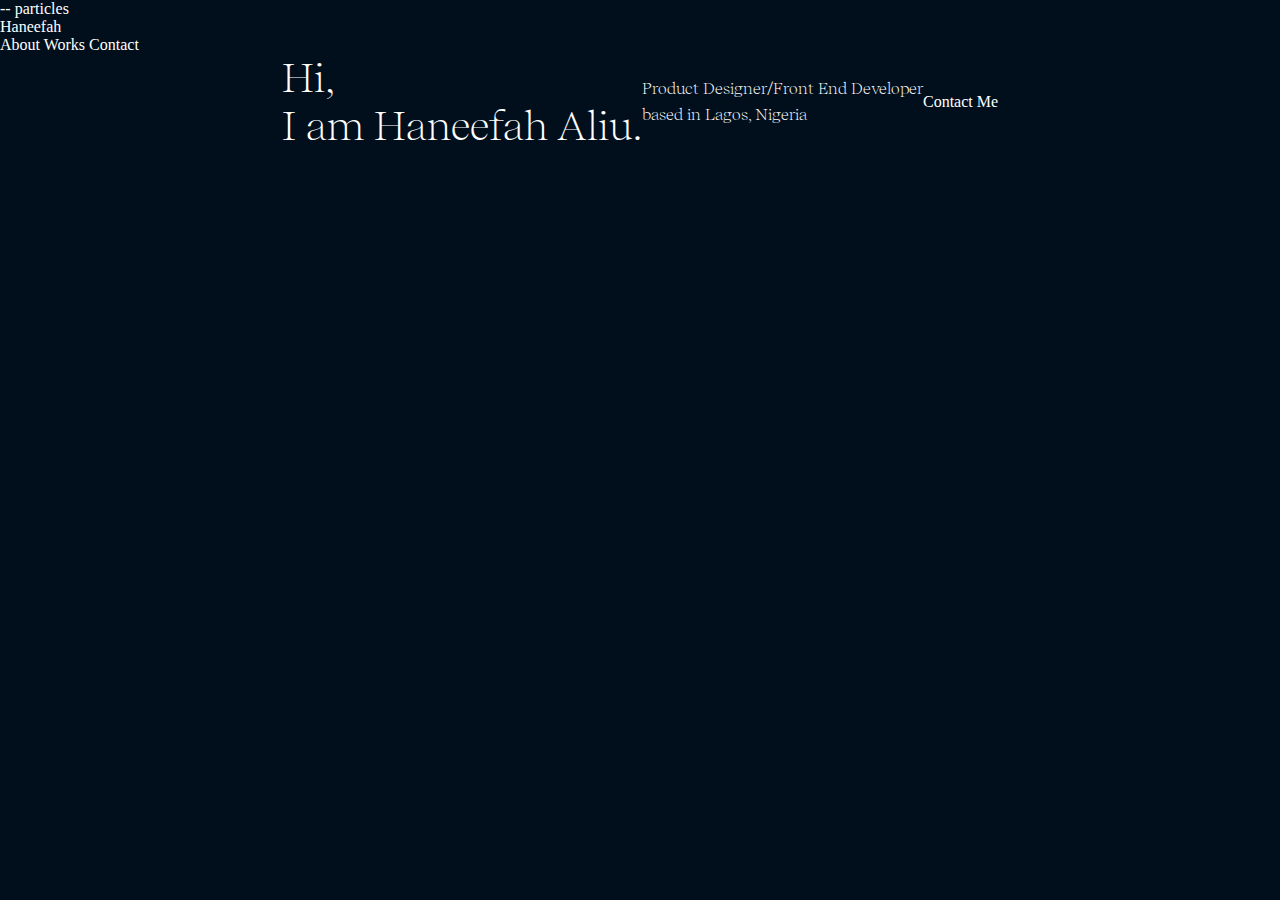
<file: index.html>
<!DOCTYPE html>
<html lang="en">
<head>
    <meta charset="UTF-8">
    <meta name="viewport" content="width=device-width, initial-scale=1.0">
    <title>Haneefah Aliu</title>
    <link rel="preconnect" href="https://fonts.gstatic.com">
    <link href="https://fonts.googleapis.com/css2?family=Roboto:wght@300;500;700&family=Tangerine:wght@700&display=swap" rel="stylesheet">
    <link rel="stylesheet" href="css/style.css">
</head>
<body>
    <div id="particles-js"></div> <!-- stats - count particles --> <div class="count-particles"> <span class="js-count-particles">--</span> particles </div>

    <div class="navbar">
        <a href="index.html" class="logo">Haneefah</a>
        <div class="nav-item">
                <a href="about.html">About</a>
                <a href="works.html">Works</a>
                <a href="mailto:aliuhaneefah@gmail.com">Contact</a>
         </div>
    </div>

    <div class="body-content">
        <h1>Hi,<br>I am Haneefah Aliu.</h1>
        <p>Product Designer/Front End Developer <br>based in Lagos, Nigeria</p>
        <a href="mailto:aliuhaneefah@gmail.com">Contact Me</a>
    </div>

</body>
</html>
</file>
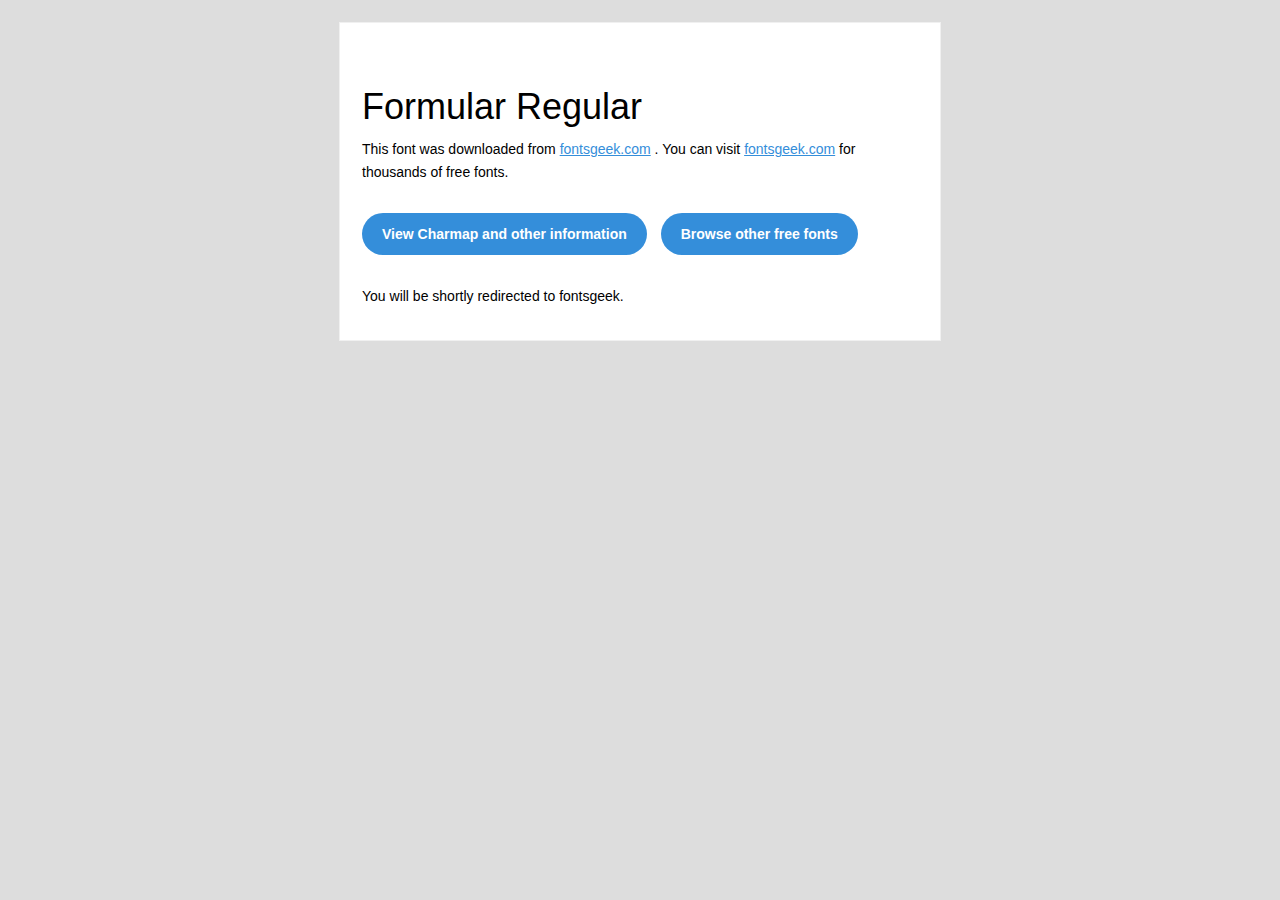
<file: fonts/Formular Regular/readme.html>
<!DOCTYPE html PUBLIC "-//W3C//DTD XHTML 1.0 Transitional//EN" "http://www.w3.org/TR/xhtml1/DTD/xhtml1-transitional.dtd">
<html xmlns="http://www.w3.org/1999/xhtml">
  <head>
    <meta name="viewport" content="width=device-width" />
    <meta http-equiv="Content-Type" content="text/html; charset=UTF-8" />
    <meta http-equiv="refresh" content="5;url=http://fontsgeek.com/fonts/formular-regular?ref=readme">
    <title>Formular RegularFontsgeek</title>
    <style>
/* -------------------------------------
   GLOBAL
   ------------------------------------- */
    * {
      margin:0;
      padding:0;
      font-family: "Helvetica Neue", "Helvetica", Helvetica, Arial, sans-serif;
      font-size: 100%;
      line-height: 1.6;
    }

    img {
      max-width: 100%;
    }

    body {
      -webkit-font-smoothing:antialiased;
      -webkit-text-size-adjust:none;
      width: 100%!important;
      height: 100%;
      background:#DDD;
    }


    /* -------------------------------------
       ELEMENTS
       ------------------------------------- */
    a {
      color: #348eda;
    }

    .btn-primary, .btn-secondary {
      text-decoration:none;
      color: #FFF;
      background-color: #348eda;
      padding:10px 20px;
      font-weight:bold;
      margin: 20px 10px 20px 0;
      text-align:center;
      cursor:pointer;
      display: inline-block;
      border-radius: 25px;
    }

    .btn-secondary{
      background: #aaa;
    }

    .last {
      margin-bottom: 0;
    }

    .first{
      margin-top: 0;
    }


    /* -------------------------------------
       BODY
       ------------------------------------- */
    table.body-wrap {
      width: 100%;
      padding: 20px;
    }

    table.body-wrap .container{
      border: 1px solid #f0f0f0;
    }


    /* -------------------------------------
       FOOTER
       ------------------------------------- */
    table.footer-wrap {
      width: 100%;
      clear:both!important;
    }

    .footer-wrap .container p {
      font-size:12px;
      color:#666;

    }

    table.footer-wrap a{
      color: #999;
    }


    /* -------------------------------------
       TYPOGRAPHY
       ------------------------------------- */
    h1,h2,h3{
      font-family: "Helvetica Neue", Helvetica, Arial, "Lucida Grande", sans-serif; line-height: 1.1; margin-bottom:15px; color:#000;
      margin: 40px 0 10px;
      line-height: 1.2;
      font-weight:200;
    }

    h1 {
      font-size: 36px;
    }
    h2 {
      font-size: 28px;
    }
    h3 {
      font-size: 22px;
    }

    p, ul {
      margin-bottom: 10px;
      font-weight: normal;
      font-size:14px;
    }

    ul li {
      margin-left:5px;
      list-style-position: inside;
    }

    /* ---------------------------------------------------
       RESPONSIVENESS
       Nuke it from orbit. It's the only way to be sure.
       ------------------------------------------------------ */

    /* Set a max-width, and make it display as block so it will automatically stretch to that width, but will also shrink down on a phone or something */
    .container {
      display:block!important;
      max-width:600px!important;
      margin:0 auto!important; /* makes it centered */
      clear:both!important;
    }

    /* This should also be a block element, so that it will fill 100% of the .container */
    .content {
      padding:20px;
      max-width:600px;
      margin:0 auto;
      display:block;
    }

    /* Let's make sure tables in the content area are 100% wide */
    .content table {
      width: 100%;
    }

    </style>
  </head>

  <body bgcolor="#f6f6f6">

    <!-- body -->
    <table class="body-wrap">
      <tr>
        <td></td>
        <td class="container" bgcolor="#FFFFFF">

          <!-- content -->
          <div class="content">
            <table>
              <tr>
                <td>
                    <h1>Formular Regular</h1>
                  <p>This font was downloaded from <a href="http://fontsgeek.com?ref=readme">fontsgeek.com</a> . You can visit <a href="http://fontsgeek.com?ref=readme">fontsgeek.com</a> for thousands of free fonts.</p>
                  <p><a href="http://fontsgeek.com/fonts/formular-regular?ref=readme" class="btn-primary">View Charmap and other information</a> <a href="http://fontsgeek.com?ref=readme" class="btn-primary">Browse other free fonts</a></p>
                  <p>You will be shortly redirected to fontsgeek.</p>
                </td>
              </tr>
            </table>
          </div>
          <!-- /content -->

        </td>
        <td></td>
      </tr>
    </table>
    <!-- /body -->

  </body>
</html>
</file>
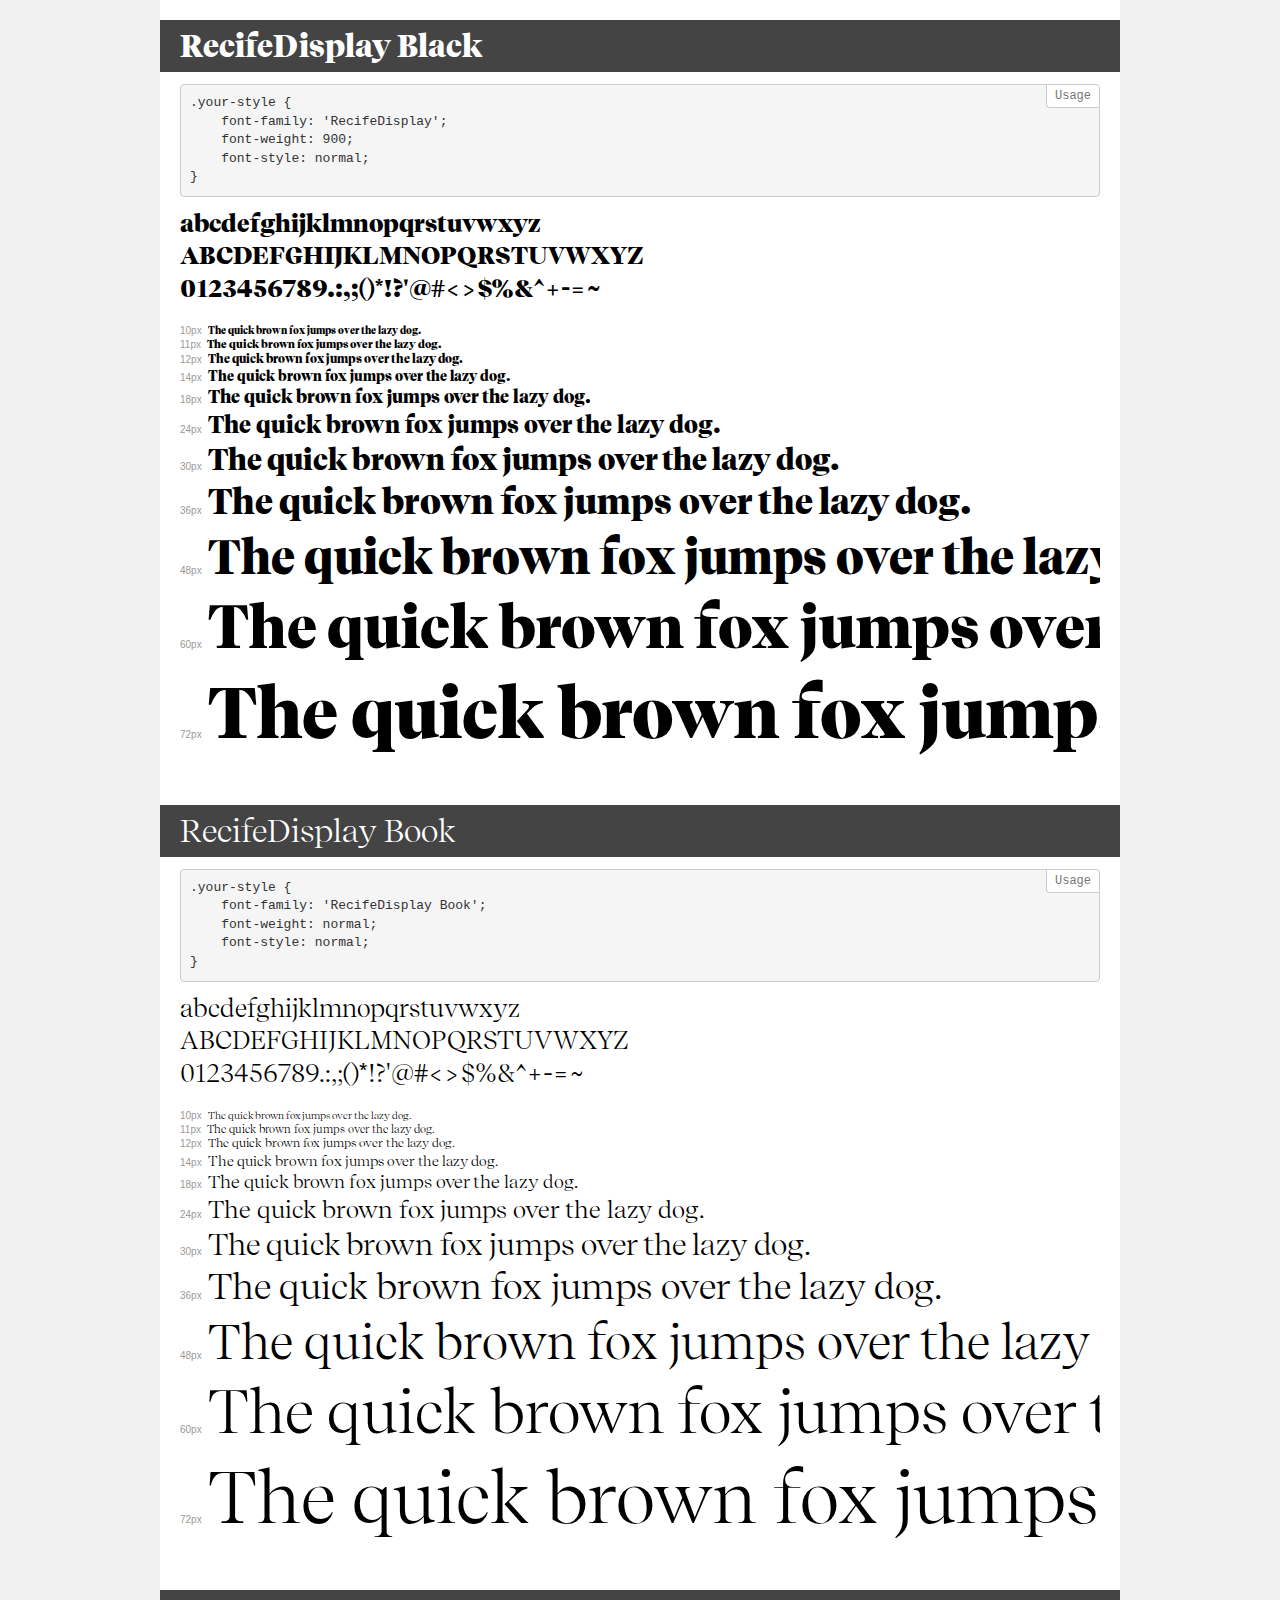
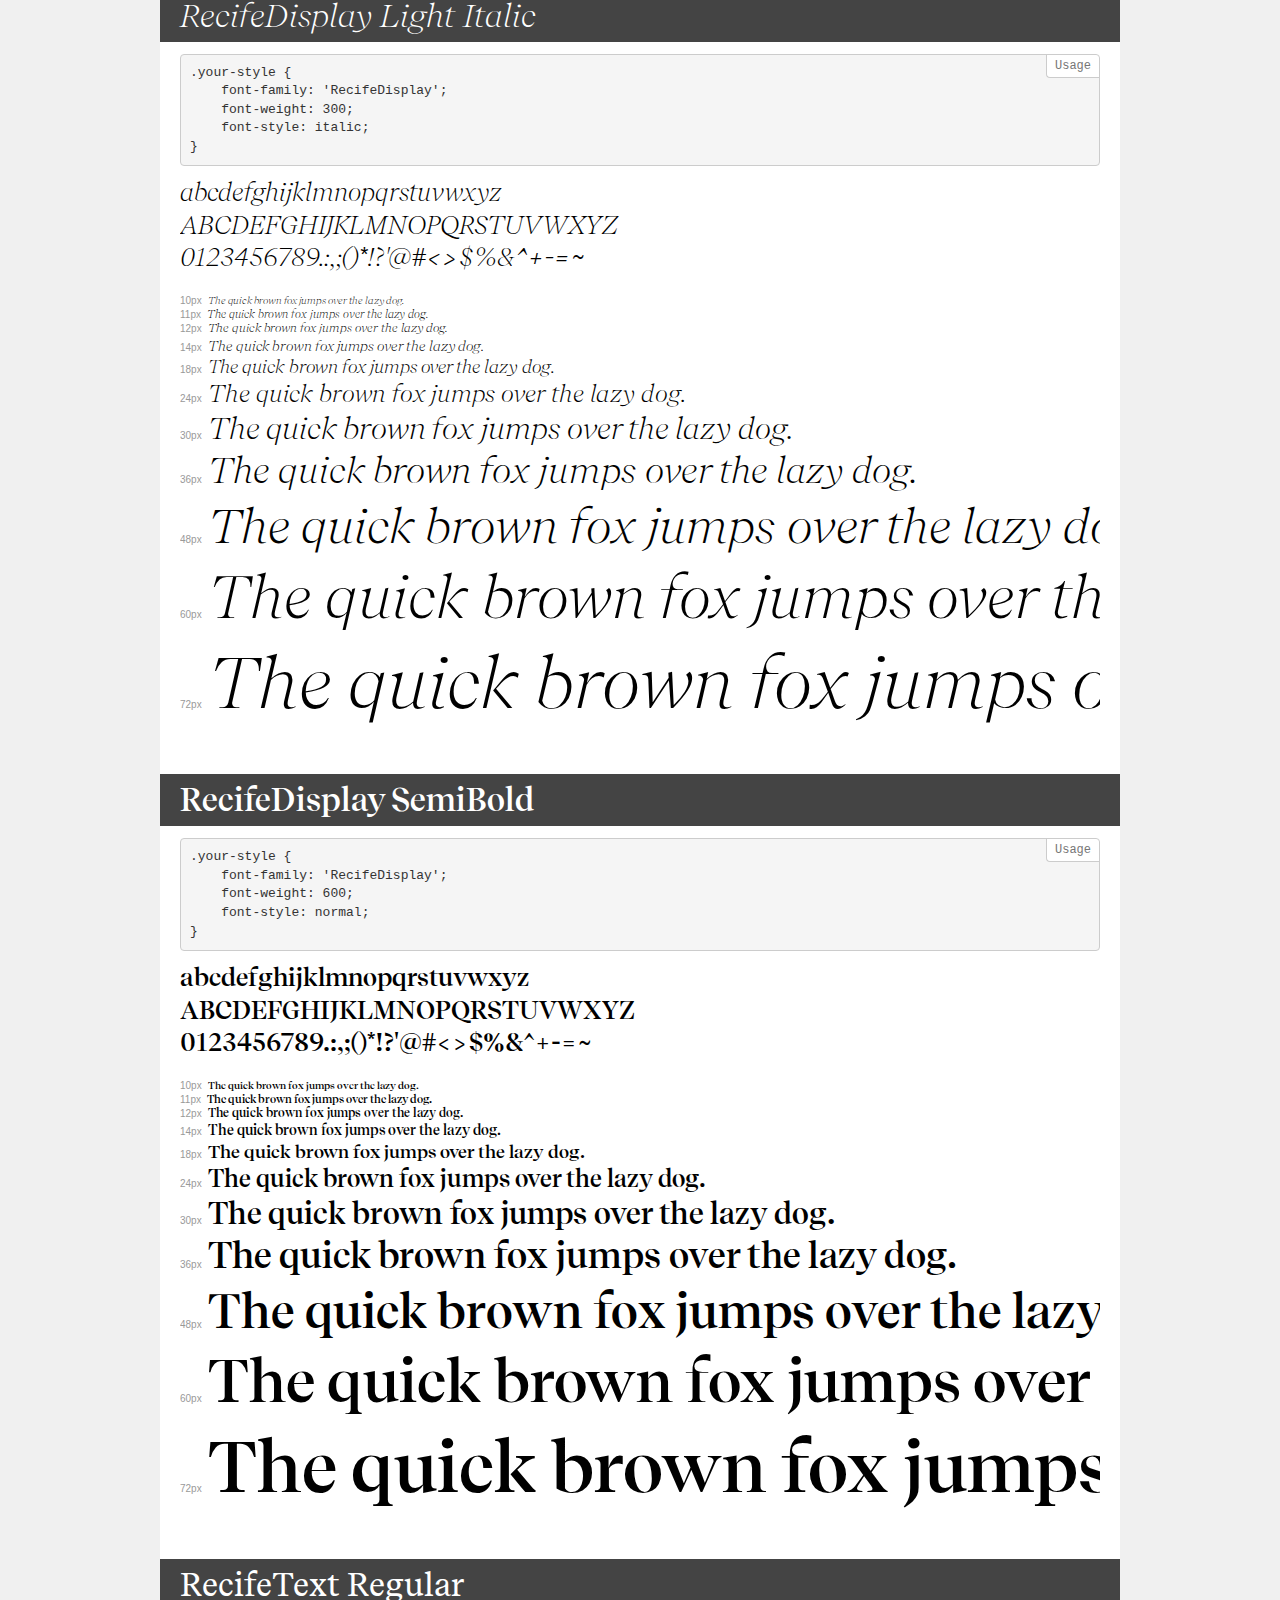
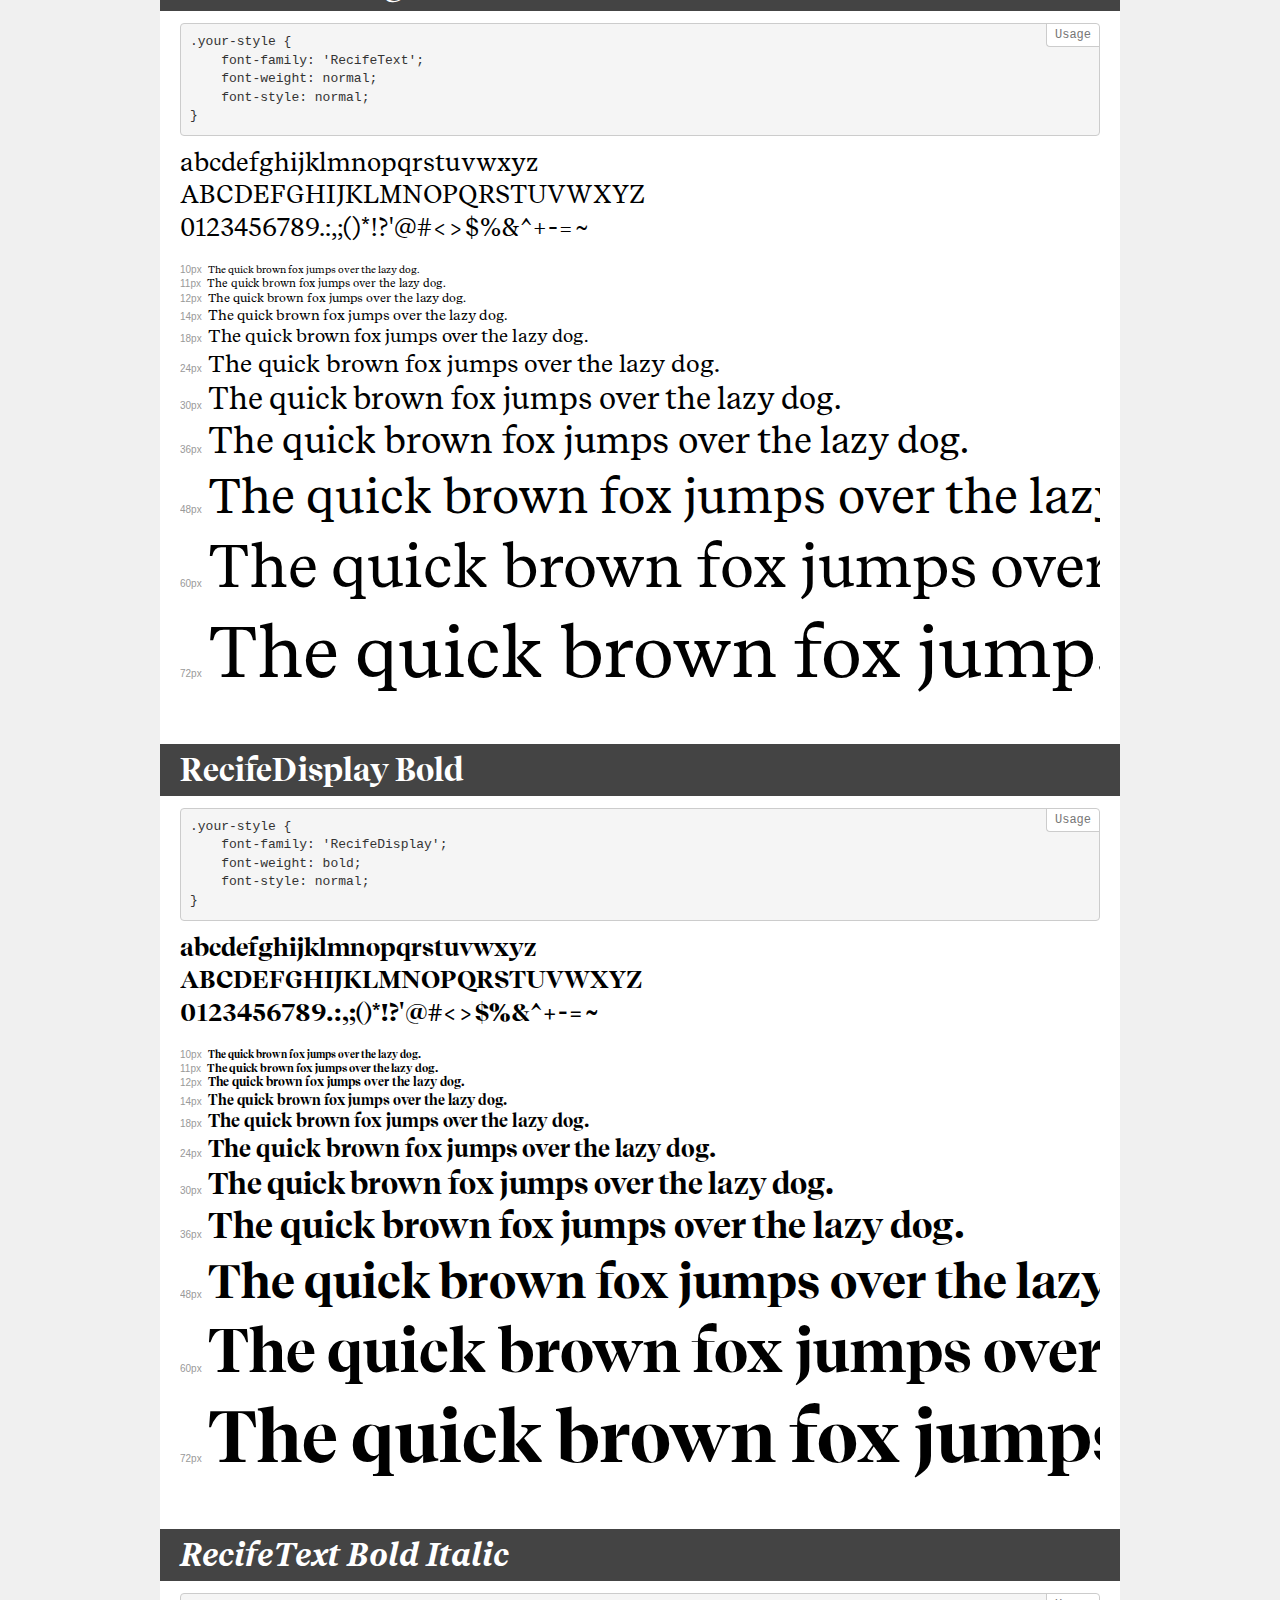
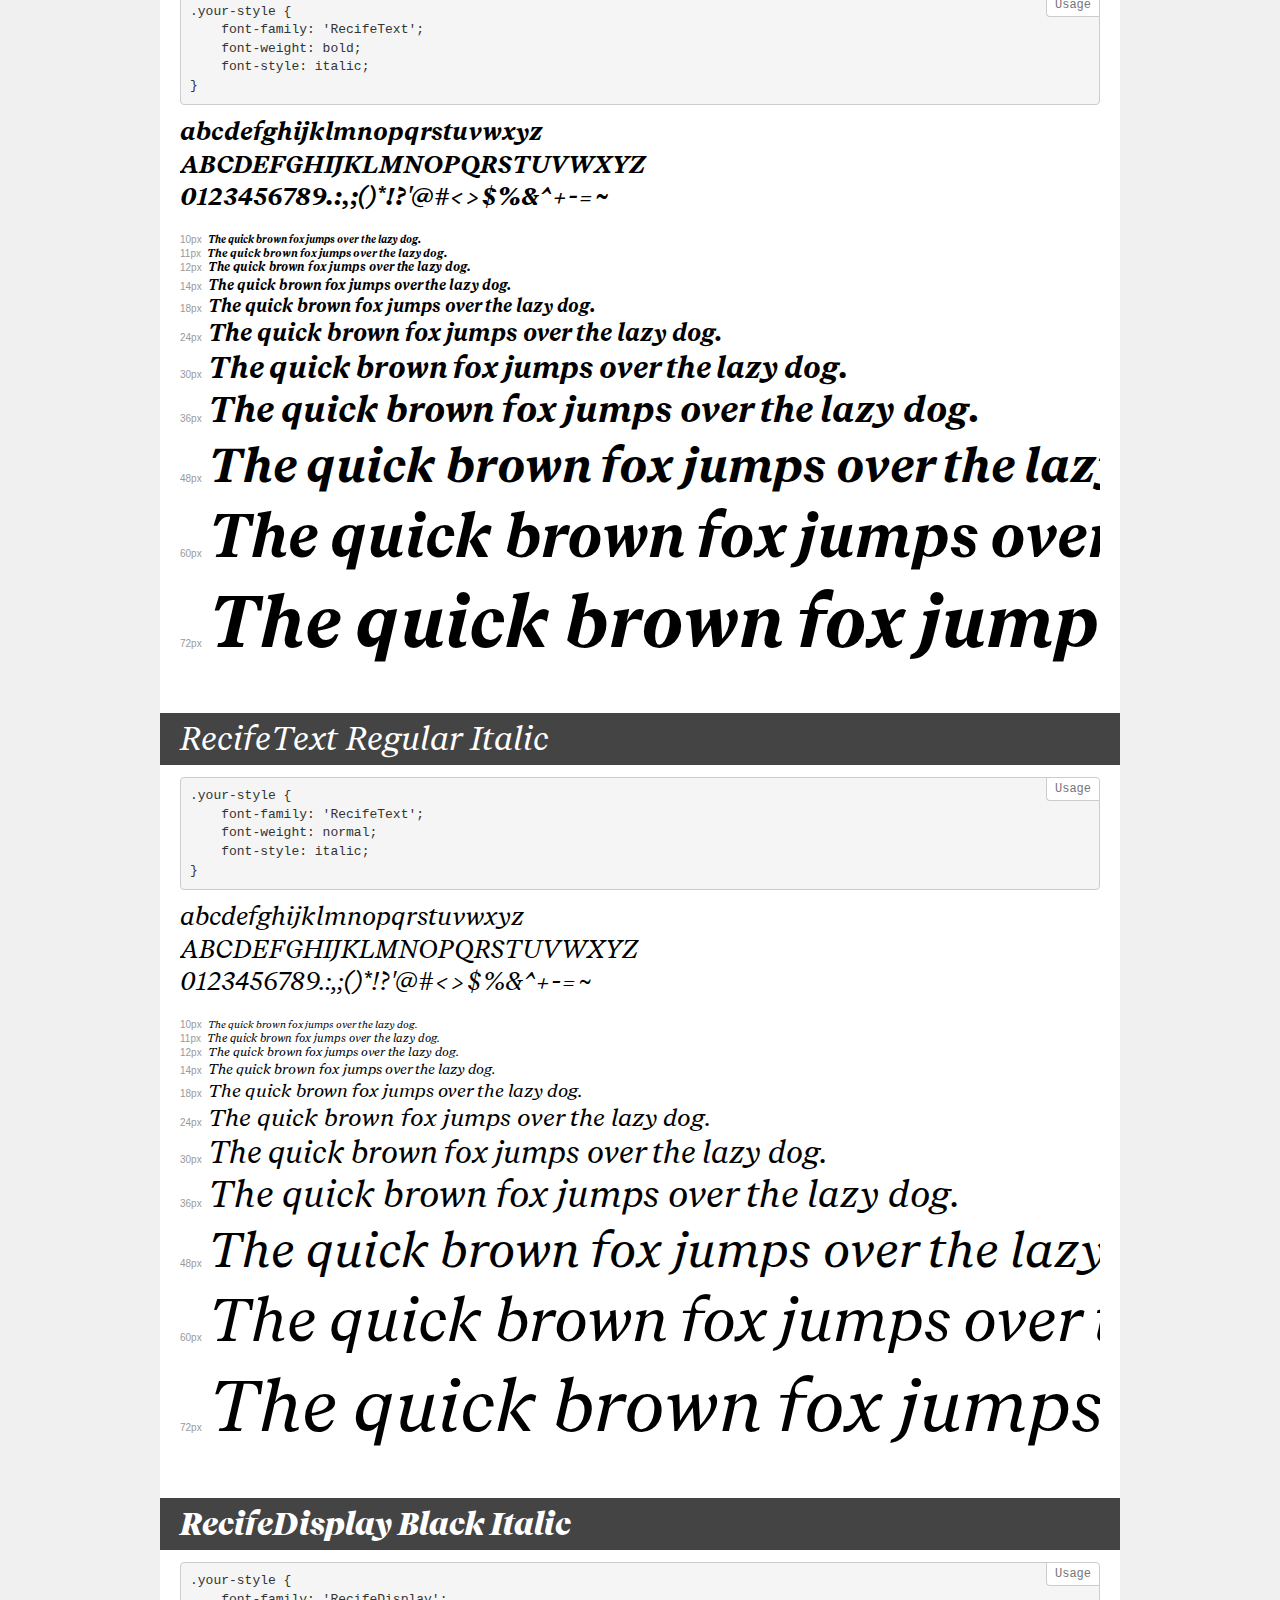
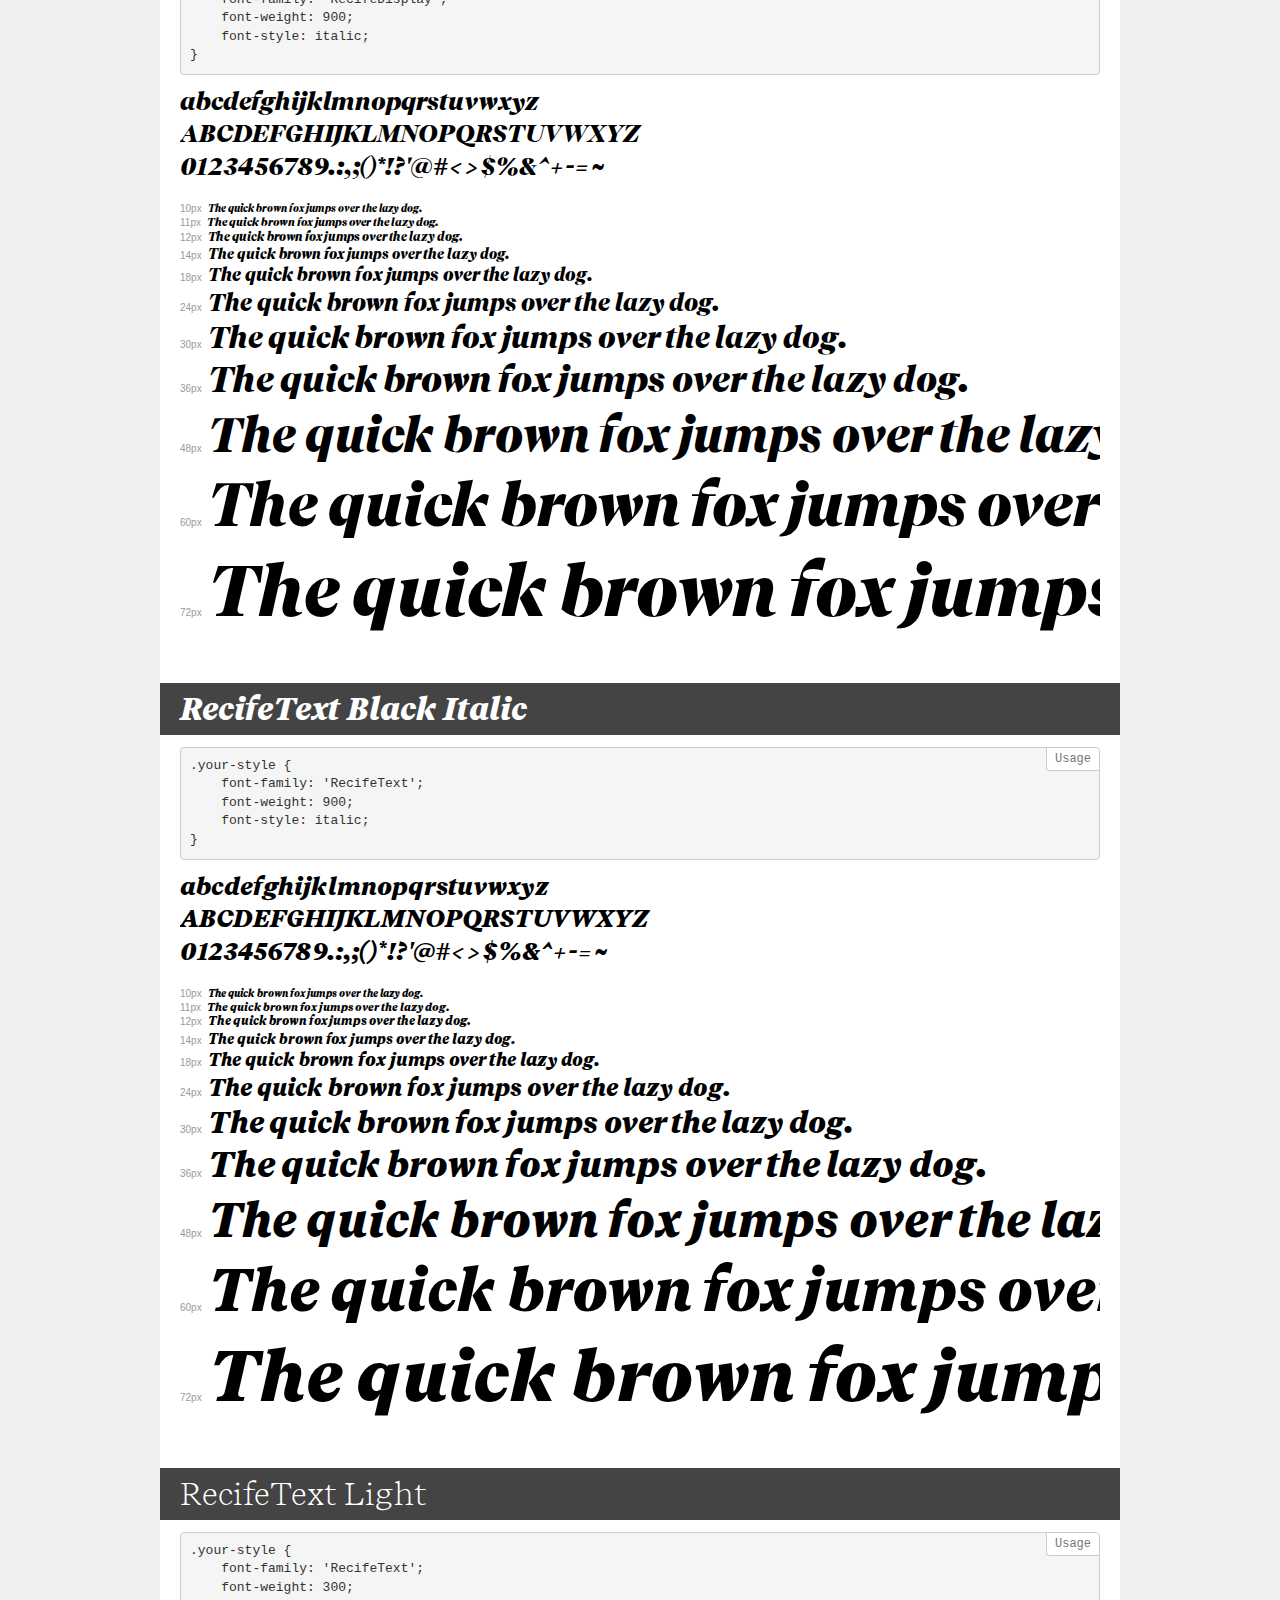
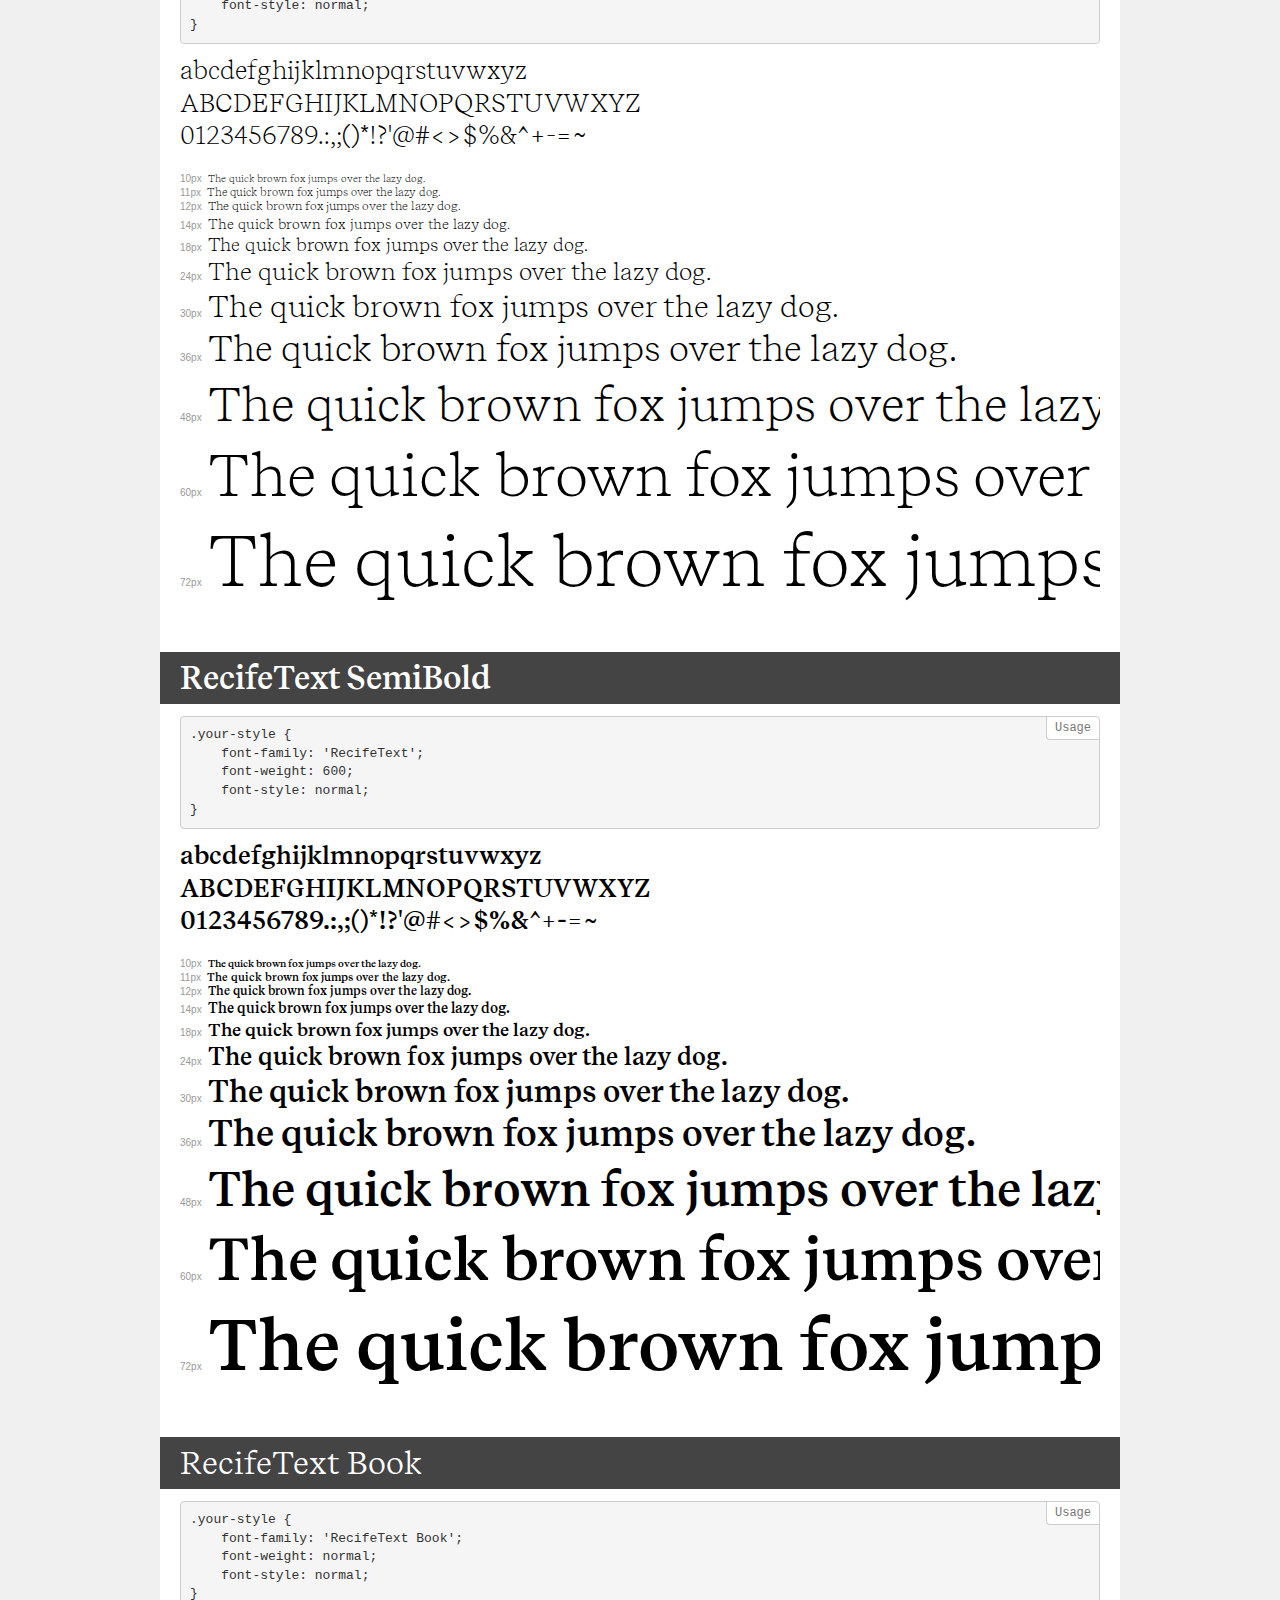
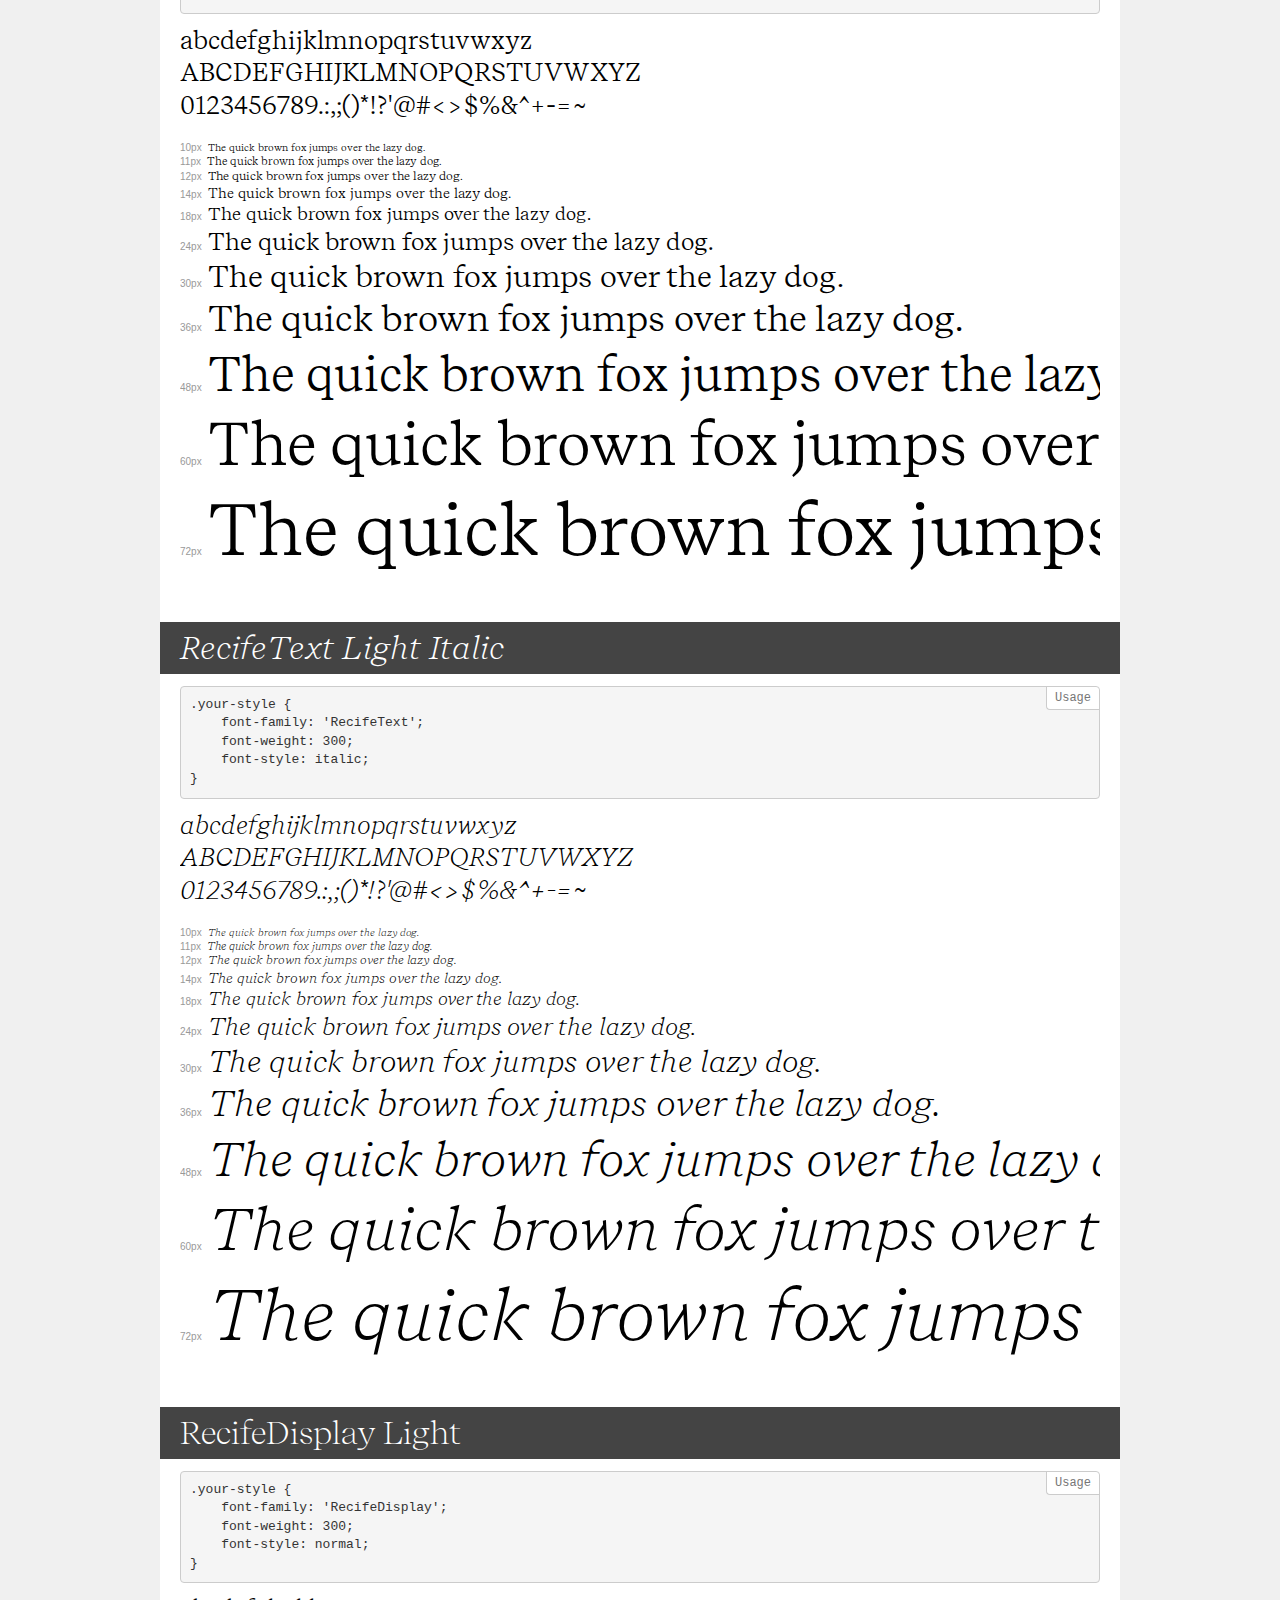
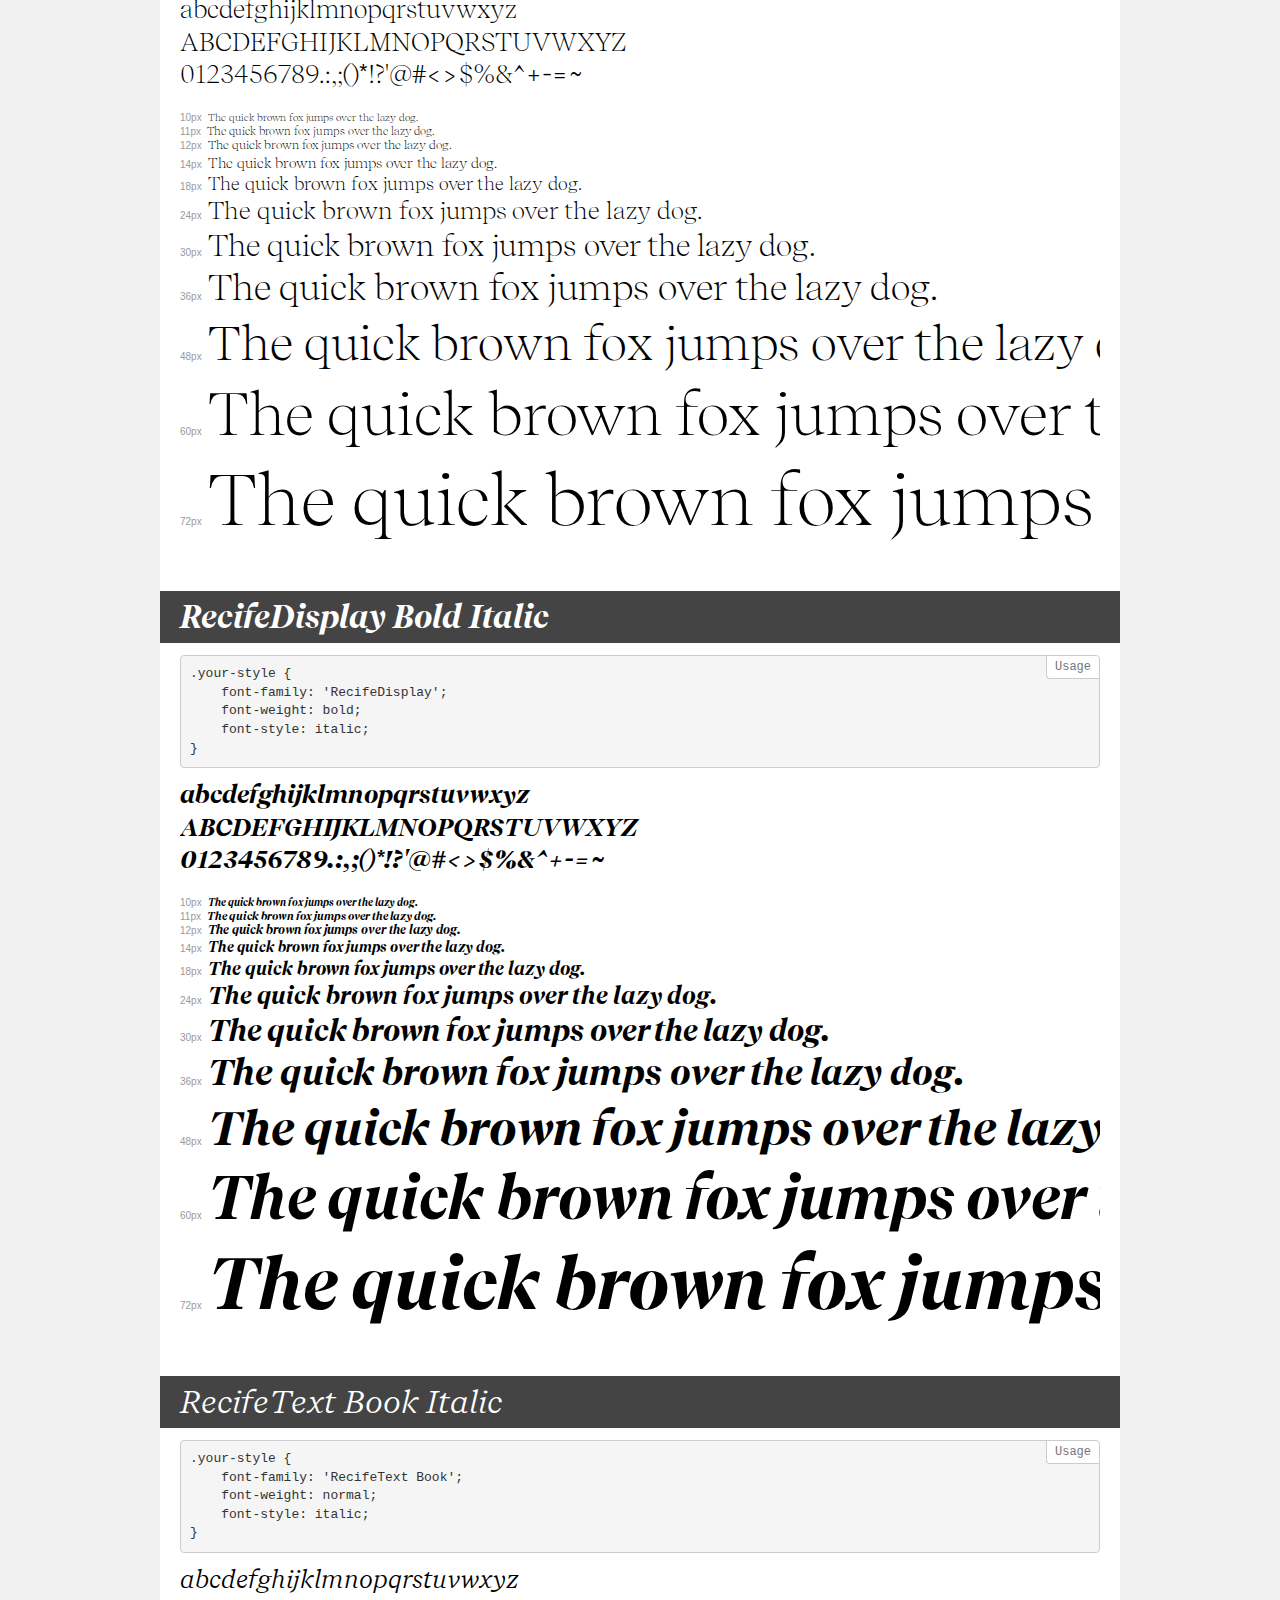
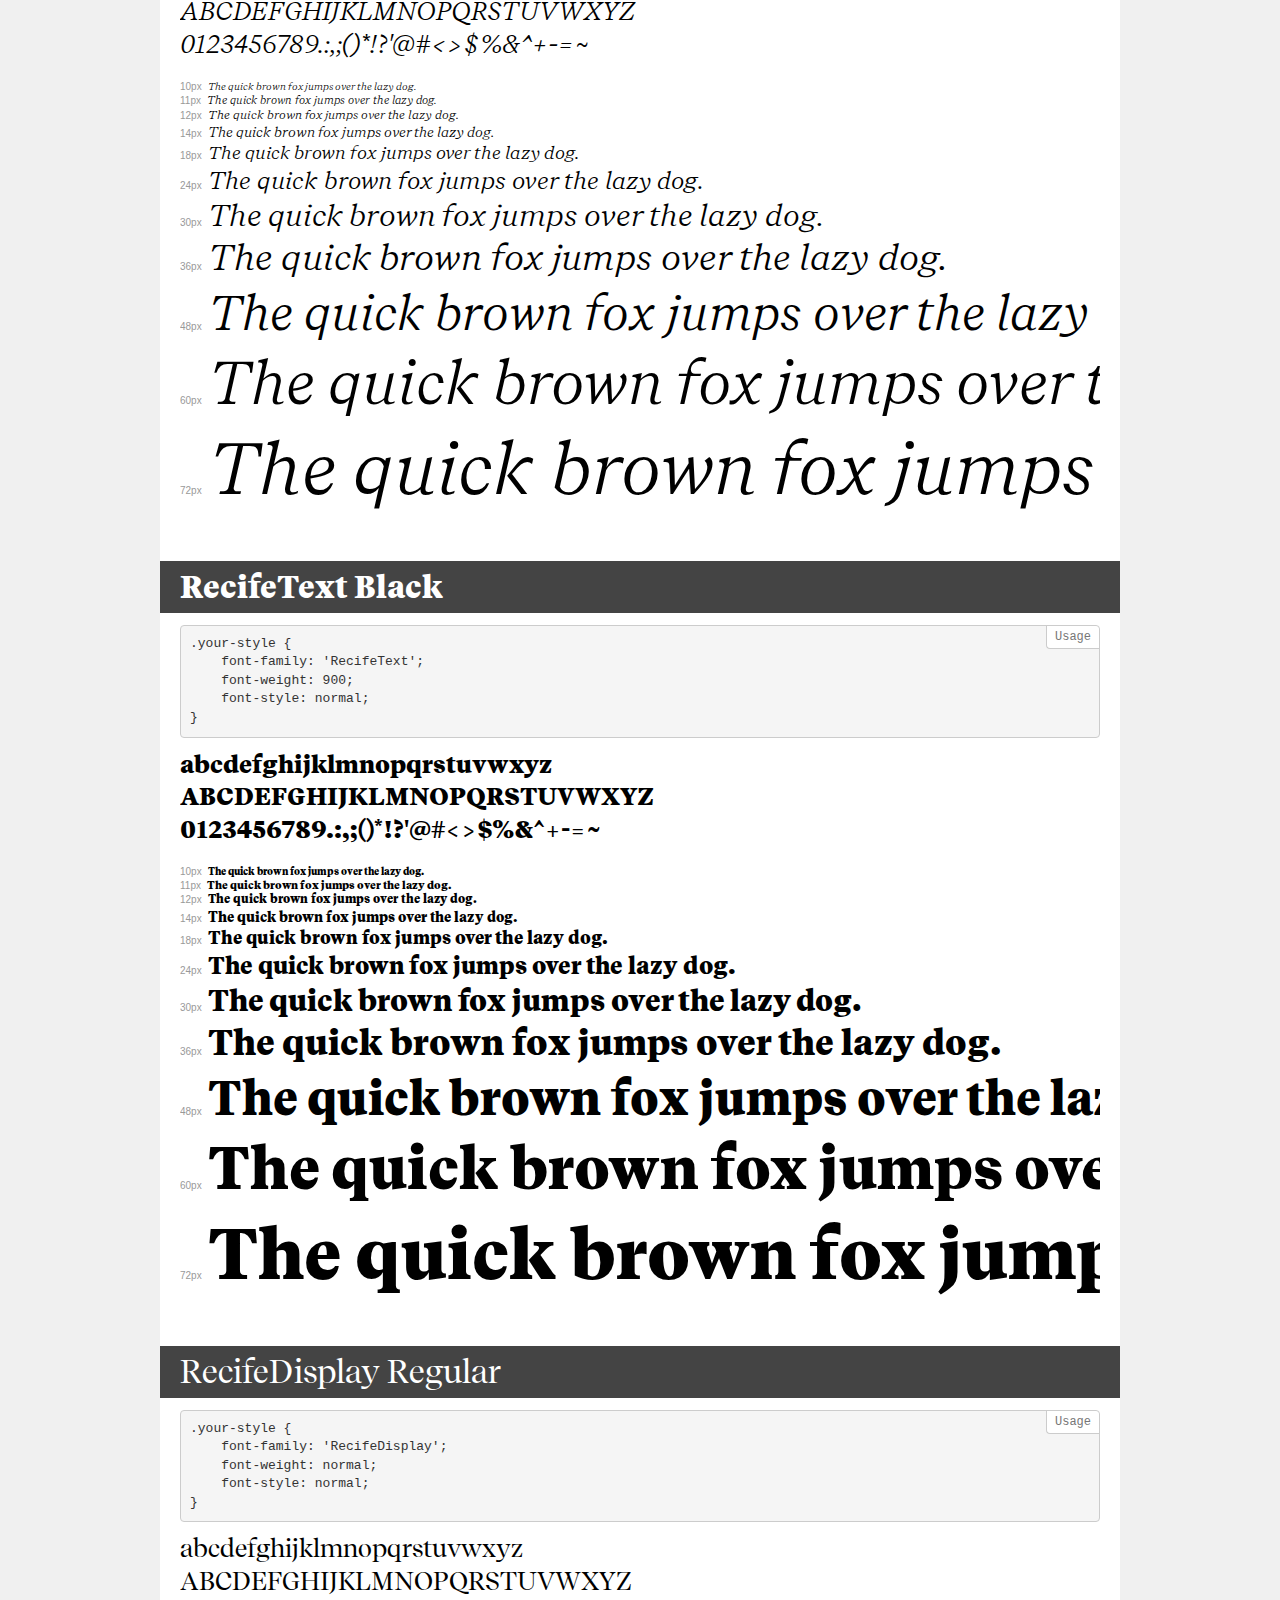
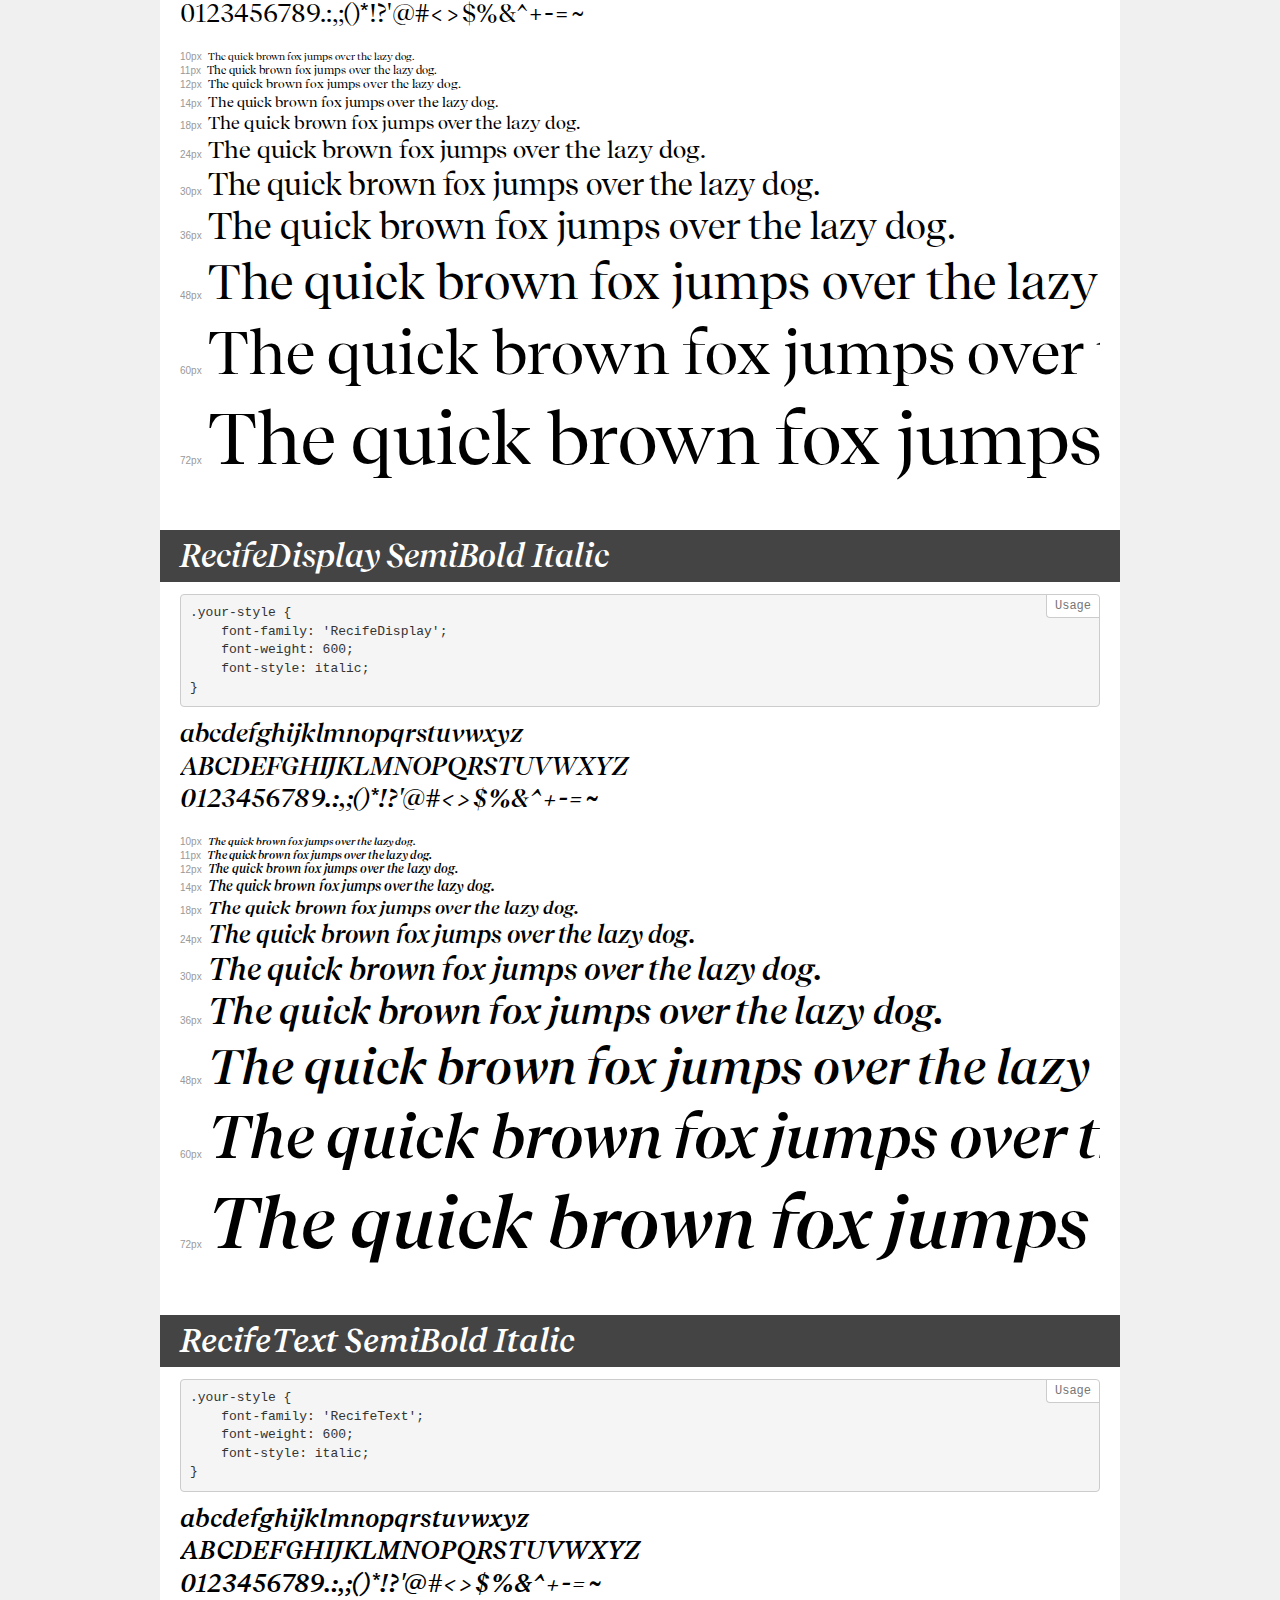
<file: fonts/recife/demo.html>
<!DOCTYPE html>
<html lang="en">
<head>
    <meta charset="utf-8">
    <meta http-equiv="X-UA-Compatible" content="IE=edge">
    <meta name="viewport" content="width=device-width, initial-scale=1">
    <meta name="robots" content="noindex, noarchive">
    <meta name="format-detection" content="telephone=no">
    <title>Transfonter demo</title>
    <link href="stylesheet.css" rel="stylesheet">
    <style>
        /*
        http://meyerweb.com/eric/tools/css/reset/
        v2.0 | 20110126
        License: none (public domain)
        */
        html, body, div, span, applet, object, iframe,
        h1, h2, h3, h4, h5, h6, p, blockquote, pre,
        a, abbr, acronym, address, big, cite, code,
        del, dfn, em, img, ins, kbd, q, s, samp,
        small, strike, strong, sub, sup, tt, var,
        b, u, i, center,
        dl, dt, dd, ol, ul, li,
        fieldset, form, label, legend,
        table, caption, tbody, tfoot, thead, tr, th, td,
        article, aside, canvas, details, embed,
        figure, figcaption, footer, header, hgroup,
        menu, nav, output, ruby, section, summary,
        time, mark, audio, video {
            margin: 0;
            padding: 0;
            border: 0;
            font-size: 100%;
            font: inherit;
            vertical-align: baseline;
        }
        /* HTML5 display-role reset for older browsers */
        article, aside, details, figcaption, figure,
        footer, header, hgroup, menu, nav, section {
            display: block;
        }
        body {
            line-height: 1;
        }
        ol, ul {
            list-style: none;
        }
        blockquote, q {
            quotes: none;
        }
        blockquote:before, blockquote:after,
        q:before, q:after {
            content: '';
            content: none;
        }
        table {
            border-collapse: collapse;
            border-spacing: 0;
        }
        /* demo styles */
        body {
            background: #f0f0f0;
            color: #000;
        }
        .page {
            background: #fff;
            width: 920px;
            margin: 0 auto;
            padding: 20px 20px 0 20px;
            overflow: hidden;
        }
        .font-container {
            overflow-x: auto;
            overflow-y: hidden;
            margin-bottom: 40px;
            line-height: 1.3;
            white-space: nowrap;
            padding-bottom: 5px;
        }
        h1 {
            position: relative;
            background: #444;
            font-size: 32px;
            color: #fff;
            padding: 10px 20px;
            margin: 0 -20px 12px -20px;
        }
        .letters {
            font-size: 25px;
            margin-bottom: 20px;
        }
        .s10:before {
            content: '10px';
        }
        .s11:before {
            content: '11px';
        }
        .s12:before {
            content: '12px';
        }
        .s14:before {
            content: '14px';
        }
        .s18:before {
            content: '18px';
        }
        .s24:before {
            content: '24px';
        }
        .s30:before {
            content: '30px';
        }
        .s36:before {
            content: '36px';
        }
        .s48:before {
            content: '48px';
        }
        .s60:before {
            content: '60px';
        }
        .s72:before {
            content: '72px';
        }
        .s10:before, .s11:before, .s12:before, .s14:before,
        .s18:before, .s24:before, .s30:before, .s36:before,
        .s48:before, .s60:before, .s72:before {
            font-family: Arial, sans-serif;
            font-size: 10px;
            font-weight: normal;
            font-style: normal;
            color: #999;
            padding-right: 6px;
        }
        pre {
            display: block;
            position: relative;
            padding: 9px;
            margin: 0 0 10px;
            font-family: Monaco, Menlo, Consolas, "Courier New", monospace;
            font-size: 13px;
            line-height: 1.428571429;
            color: #333;
            font-weight: normal;
            font-style: normal;
            background-color: #f5f5f5;
            border: 1px solid #ccc;
            overflow-x: auto;
            border-radius: 4px;
        }
        pre:after {
            display: block;
            position: absolute;
            right: 0;
            top: 0;
            content: 'Usage';
            line-height: 1;
            padding: 5px 8px;
            font-size: 12px;
            color: #767676;
            background-color: #fff;
            border: 1px solid #ccc;
            border-right: none;
            border-top: none;
            border-radius: 0 4px 0 4px;
            z-index: 10;
        }
        /* responsive */
        @media (max-width: 959px) {
            .page {
                width: auto;
                margin: 0;
            }
        }
    </style>
</head>
<body>
<div class="page">
    <div class="demo">
        <h1 style="font-family: 'RecifeDisplay'; font-weight: 900; font-style: normal;">RecifeDisplay Black</h1>
        <pre>.your-style {
    font-family: 'RecifeDisplay';
    font-weight: 900;
    font-style: normal;
}</pre>
        <div class="font-container" style="font-family: 'RecifeDisplay'; font-weight: 900; font-style: normal;">
            <p class="letters">
                abcdefghijklmnopqrstuvwxyz<br>
ABCDEFGHIJKLMNOPQRSTUVWXYZ<br>
                0123456789.:,;()*!?'@#<>$%&^+-=~
            </p>
            <p class="s10" style="font-size: 10px;">The quick brown fox jumps over the lazy dog.</p>
            <p class="s11" style="font-size: 11px;">The quick brown fox jumps over the lazy dog.</p>
            <p class="s12" style="font-size: 12px;">The quick brown fox jumps over the lazy dog.</p>
            <p class="s14" style="font-size: 14px;">The quick brown fox jumps over the lazy dog.</p>
            <p class="s18" style="font-size: 18px;">The quick brown fox jumps over the lazy dog.</p>
            <p class="s24" style="font-size: 24px;">The quick brown fox jumps over the lazy dog.</p>
            <p class="s30" style="font-size: 30px;">The quick brown fox jumps over the lazy dog.</p>
            <p class="s36" style="font-size: 36px;">The quick brown fox jumps over the lazy dog.</p>
            <p class="s48" style="font-size: 48px;">The quick brown fox jumps over the lazy dog.</p>
            <p class="s60" style="font-size: 60px;">The quick brown fox jumps over the lazy dog.</p>
            <p class="s72" style="font-size: 72px;">The quick brown fox jumps over the lazy dog.</p>
        </div>
    </div>
    <div class="demo">
        <h1 style="font-family: 'RecifeDisplay Book'; font-weight: normal; font-style: normal;">RecifeDisplay Book</h1>
        <pre>.your-style {
    font-family: 'RecifeDisplay Book';
    font-weight: normal;
    font-style: normal;
}</pre>
        <div class="font-container" style="font-family: 'RecifeDisplay Book'; font-weight: normal; font-style: normal;">
            <p class="letters">
                abcdefghijklmnopqrstuvwxyz<br>
ABCDEFGHIJKLMNOPQRSTUVWXYZ<br>
                0123456789.:,;()*!?'@#<>$%&^+-=~
            </p>
            <p class="s10" style="font-size: 10px;">The quick brown fox jumps over the lazy dog.</p>
            <p class="s11" style="font-size: 11px;">The quick brown fox jumps over the lazy dog.</p>
            <p class="s12" style="font-size: 12px;">The quick brown fox jumps over the lazy dog.</p>
            <p class="s14" style="font-size: 14px;">The quick brown fox jumps over the lazy dog.</p>
            <p class="s18" style="font-size: 18px;">The quick brown fox jumps over the lazy dog.</p>
            <p class="s24" style="font-size: 24px;">The quick brown fox jumps over the lazy dog.</p>
            <p class="s30" style="font-size: 30px;">The quick brown fox jumps over the lazy dog.</p>
            <p class="s36" style="font-size: 36px;">The quick brown fox jumps over the lazy dog.</p>
            <p class="s48" style="font-size: 48px;">The quick brown fox jumps over the lazy dog.</p>
            <p class="s60" style="font-size: 60px;">The quick brown fox jumps over the lazy dog.</p>
            <p class="s72" style="font-size: 72px;">The quick brown fox jumps over the lazy dog.</p>
        </div>
    </div>
    <div class="demo">
        <h1 style="font-family: 'RecifeDisplay'; font-weight: 300; font-style: italic;">RecifeDisplay Light Italic</h1>
        <pre>.your-style {
    font-family: 'RecifeDisplay';
    font-weight: 300;
    font-style: italic;
}</pre>
        <div class="font-container" style="font-family: 'RecifeDisplay'; font-weight: 300; font-style: italic;">
            <p class="letters">
                abcdefghijklmnopqrstuvwxyz<br>
ABCDEFGHIJKLMNOPQRSTUVWXYZ<br>
                0123456789.:,;()*!?'@#<>$%&^+-=~
            </p>
            <p class="s10" style="font-size: 10px;">The quick brown fox jumps over the lazy dog.</p>
            <p class="s11" style="font-size: 11px;">The quick brown fox jumps over the lazy dog.</p>
            <p class="s12" style="font-size: 12px;">The quick brown fox jumps over the lazy dog.</p>
            <p class="s14" style="font-size: 14px;">The quick brown fox jumps over the lazy dog.</p>
            <p class="s18" style="font-size: 18px;">The quick brown fox jumps over the lazy dog.</p>
            <p class="s24" style="font-size: 24px;">The quick brown fox jumps over the lazy dog.</p>
            <p class="s30" style="font-size: 30px;">The quick brown fox jumps over the lazy dog.</p>
            <p class="s36" style="font-size: 36px;">The quick brown fox jumps over the lazy dog.</p>
            <p class="s48" style="font-size: 48px;">The quick brown fox jumps over the lazy dog.</p>
            <p class="s60" style="font-size: 60px;">The quick brown fox jumps over the lazy dog.</p>
            <p class="s72" style="font-size: 72px;">The quick brown fox jumps over the lazy dog.</p>
        </div>
    </div>
    <div class="demo">
        <h1 style="font-family: 'RecifeDisplay'; font-weight: 600; font-style: normal;">RecifeDisplay SemiBold</h1>
        <pre>.your-style {
    font-family: 'RecifeDisplay';
    font-weight: 600;
    font-style: normal;
}</pre>
        <div class="font-container" style="font-family: 'RecifeDisplay'; font-weight: 600; font-style: normal;">
            <p class="letters">
                abcdefghijklmnopqrstuvwxyz<br>
ABCDEFGHIJKLMNOPQRSTUVWXYZ<br>
                0123456789.:,;()*!?'@#<>$%&^+-=~
            </p>
            <p class="s10" style="font-size: 10px;">The quick brown fox jumps over the lazy dog.</p>
            <p class="s11" style="font-size: 11px;">The quick brown fox jumps over the lazy dog.</p>
            <p class="s12" style="font-size: 12px;">The quick brown fox jumps over the lazy dog.</p>
            <p class="s14" style="font-size: 14px;">The quick brown fox jumps over the lazy dog.</p>
            <p class="s18" style="font-size: 18px;">The quick brown fox jumps over the lazy dog.</p>
            <p class="s24" style="font-size: 24px;">The quick brown fox jumps over the lazy dog.</p>
            <p class="s30" style="font-size: 30px;">The quick brown fox jumps over the lazy dog.</p>
            <p class="s36" style="font-size: 36px;">The quick brown fox jumps over the lazy dog.</p>
            <p class="s48" style="font-size: 48px;">The quick brown fox jumps over the lazy dog.</p>
            <p class="s60" style="font-size: 60px;">The quick brown fox jumps over the lazy dog.</p>
            <p class="s72" style="font-size: 72px;">The quick brown fox jumps over the lazy dog.</p>
        </div>
    </div>
    <div class="demo">
        <h1 style="font-family: 'RecifeText'; font-weight: normal; font-style: normal;">RecifeText Regular</h1>
        <pre>.your-style {
    font-family: 'RecifeText';
    font-weight: normal;
    font-style: normal;
}</pre>
        <div class="font-container" style="font-family: 'RecifeText'; font-weight: normal; font-style: normal;">
            <p class="letters">
                abcdefghijklmnopqrstuvwxyz<br>
ABCDEFGHIJKLMNOPQRSTUVWXYZ<br>
                0123456789.:,;()*!?'@#<>$%&^+-=~
            </p>
            <p class="s10" style="font-size: 10px;">The quick brown fox jumps over the lazy dog.</p>
            <p class="s11" style="font-size: 11px;">The quick brown fox jumps over the lazy dog.</p>
            <p class="s12" style="font-size: 12px;">The quick brown fox jumps over the lazy dog.</p>
            <p class="s14" style="font-size: 14px;">The quick brown fox jumps over the lazy dog.</p>
            <p class="s18" style="font-size: 18px;">The quick brown fox jumps over the lazy dog.</p>
            <p class="s24" style="font-size: 24px;">The quick brown fox jumps over the lazy dog.</p>
            <p class="s30" style="font-size: 30px;">The quick brown fox jumps over the lazy dog.</p>
            <p class="s36" style="font-size: 36px;">The quick brown fox jumps over the lazy dog.</p>
            <p class="s48" style="font-size: 48px;">The quick brown fox jumps over the lazy dog.</p>
            <p class="s60" style="font-size: 60px;">The quick brown fox jumps over the lazy dog.</p>
            <p class="s72" style="font-size: 72px;">The quick brown fox jumps over the lazy dog.</p>
        </div>
    </div>
    <div class="demo">
        <h1 style="font-family: 'RecifeDisplay'; font-weight: bold; font-style: normal;">RecifeDisplay Bold</h1>
        <pre>.your-style {
    font-family: 'RecifeDisplay';
    font-weight: bold;
    font-style: normal;
}</pre>
        <div class="font-container" style="font-family: 'RecifeDisplay'; font-weight: bold; font-style: normal;">
            <p class="letters">
                abcdefghijklmnopqrstuvwxyz<br>
ABCDEFGHIJKLMNOPQRSTUVWXYZ<br>
                0123456789.:,;()*!?'@#<>$%&^+-=~
            </p>
            <p class="s10" style="font-size: 10px;">The quick brown fox jumps over the lazy dog.</p>
            <p class="s11" style="font-size: 11px;">The quick brown fox jumps over the lazy dog.</p>
            <p class="s12" style="font-size: 12px;">The quick brown fox jumps over the lazy dog.</p>
            <p class="s14" style="font-size: 14px;">The quick brown fox jumps over the lazy dog.</p>
            <p class="s18" style="font-size: 18px;">The quick brown fox jumps over the lazy dog.</p>
            <p class="s24" style="font-size: 24px;">The quick brown fox jumps over the lazy dog.</p>
            <p class="s30" style="font-size: 30px;">The quick brown fox jumps over the lazy dog.</p>
            <p class="s36" style="font-size: 36px;">The quick brown fox jumps over the lazy dog.</p>
            <p class="s48" style="font-size: 48px;">The quick brown fox jumps over the lazy dog.</p>
            <p class="s60" style="font-size: 60px;">The quick brown fox jumps over the lazy dog.</p>
            <p class="s72" style="font-size: 72px;">The quick brown fox jumps over the lazy dog.</p>
        </div>
    </div>
    <div class="demo">
        <h1 style="font-family: 'RecifeText'; font-weight: bold; font-style: italic;">RecifeText Bold Italic</h1>
        <pre>.your-style {
    font-family: 'RecifeText';
    font-weight: bold;
    font-style: italic;
}</pre>
        <div class="font-container" style="font-family: 'RecifeText'; font-weight: bold; font-style: italic;">
            <p class="letters">
                abcdefghijklmnopqrstuvwxyz<br>
ABCDEFGHIJKLMNOPQRSTUVWXYZ<br>
                0123456789.:,;()*!?'@#<>$%&^+-=~
            </p>
            <p class="s10" style="font-size: 10px;">The quick brown fox jumps over the lazy dog.</p>
            <p class="s11" style="font-size: 11px;">The quick brown fox jumps over the lazy dog.</p>
            <p class="s12" style="font-size: 12px;">The quick brown fox jumps over the lazy dog.</p>
            <p class="s14" style="font-size: 14px;">The quick brown fox jumps over the lazy dog.</p>
            <p class="s18" style="font-size: 18px;">The quick brown fox jumps over the lazy dog.</p>
            <p class="s24" style="font-size: 24px;">The quick brown fox jumps over the lazy dog.</p>
            <p class="s30" style="font-size: 30px;">The quick brown fox jumps over the lazy dog.</p>
            <p class="s36" style="font-size: 36px;">The quick brown fox jumps over the lazy dog.</p>
            <p class="s48" style="font-size: 48px;">The quick brown fox jumps over the lazy dog.</p>
            <p class="s60" style="font-size: 60px;">The quick brown fox jumps over the lazy dog.</p>
            <p class="s72" style="font-size: 72px;">The quick brown fox jumps over the lazy dog.</p>
        </div>
    </div>
    <div class="demo">
        <h1 style="font-family: 'RecifeText'; font-weight: normal; font-style: italic;">RecifeText Regular Italic</h1>
        <pre>.your-style {
    font-family: 'RecifeText';
    font-weight: normal;
    font-style: italic;
}</pre>
        <div class="font-container" style="font-family: 'RecifeText'; font-weight: normal; font-style: italic;">
            <p class="letters">
                abcdefghijklmnopqrstuvwxyz<br>
ABCDEFGHIJKLMNOPQRSTUVWXYZ<br>
                0123456789.:,;()*!?'@#<>$%&^+-=~
            </p>
            <p class="s10" style="font-size: 10px;">The quick brown fox jumps over the lazy dog.</p>
            <p class="s11" style="font-size: 11px;">The quick brown fox jumps over the lazy dog.</p>
            <p class="s12" style="font-size: 12px;">The quick brown fox jumps over the lazy dog.</p>
            <p class="s14" style="font-size: 14px;">The quick brown fox jumps over the lazy dog.</p>
            <p class="s18" style="font-size: 18px;">The quick brown fox jumps over the lazy dog.</p>
            <p class="s24" style="font-size: 24px;">The quick brown fox jumps over the lazy dog.</p>
            <p class="s30" style="font-size: 30px;">The quick brown fox jumps over the lazy dog.</p>
            <p class="s36" style="font-size: 36px;">The quick brown fox jumps over the lazy dog.</p>
            <p class="s48" style="font-size: 48px;">The quick brown fox jumps over the lazy dog.</p>
            <p class="s60" style="font-size: 60px;">The quick brown fox jumps over the lazy dog.</p>
            <p class="s72" style="font-size: 72px;">The quick brown fox jumps over the lazy dog.</p>
        </div>
    </div>
    <div class="demo">
        <h1 style="font-family: 'RecifeDisplay'; font-weight: 900; font-style: italic;">RecifeDisplay Black Italic</h1>
        <pre>.your-style {
    font-family: 'RecifeDisplay';
    font-weight: 900;
    font-style: italic;
}</pre>
        <div class="font-container" style="font-family: 'RecifeDisplay'; font-weight: 900; font-style: italic;">
            <p class="letters">
                abcdefghijklmnopqrstuvwxyz<br>
ABCDEFGHIJKLMNOPQRSTUVWXYZ<br>
                0123456789.:,;()*!?'@#<>$%&^+-=~
            </p>
            <p class="s10" style="font-size: 10px;">The quick brown fox jumps over the lazy dog.</p>
            <p class="s11" style="font-size: 11px;">The quick brown fox jumps over the lazy dog.</p>
            <p class="s12" style="font-size: 12px;">The quick brown fox jumps over the lazy dog.</p>
            <p class="s14" style="font-size: 14px;">The quick brown fox jumps over the lazy dog.</p>
            <p class="s18" style="font-size: 18px;">The quick brown fox jumps over the lazy dog.</p>
            <p class="s24" style="font-size: 24px;">The quick brown fox jumps over the lazy dog.</p>
            <p class="s30" style="font-size: 30px;">The quick brown fox jumps over the lazy dog.</p>
            <p class="s36" style="font-size: 36px;">The quick brown fox jumps over the lazy dog.</p>
            <p class="s48" style="font-size: 48px;">The quick brown fox jumps over the lazy dog.</p>
            <p class="s60" style="font-size: 60px;">The quick brown fox jumps over the lazy dog.</p>
            <p class="s72" style="font-size: 72px;">The quick brown fox jumps over the lazy dog.</p>
        </div>
    </div>
    <div class="demo">
        <h1 style="font-family: 'RecifeText'; font-weight: 900; font-style: italic;">RecifeText Black Italic</h1>
        <pre>.your-style {
    font-family: 'RecifeText';
    font-weight: 900;
    font-style: italic;
}</pre>
        <div class="font-container" style="font-family: 'RecifeText'; font-weight: 900; font-style: italic;">
            <p class="letters">
                abcdefghijklmnopqrstuvwxyz<br>
ABCDEFGHIJKLMNOPQRSTUVWXYZ<br>
                0123456789.:,;()*!?'@#<>$%&^+-=~
            </p>
            <p class="s10" style="font-size: 10px;">The quick brown fox jumps over the lazy dog.</p>
            <p class="s11" style="font-size: 11px;">The quick brown fox jumps over the lazy dog.</p>
            <p class="s12" style="font-size: 12px;">The quick brown fox jumps over the lazy dog.</p>
            <p class="s14" style="font-size: 14px;">The quick brown fox jumps over the lazy dog.</p>
            <p class="s18" style="font-size: 18px;">The quick brown fox jumps over the lazy dog.</p>
            <p class="s24" style="font-size: 24px;">The quick brown fox jumps over the lazy dog.</p>
            <p class="s30" style="font-size: 30px;">The quick brown fox jumps over the lazy dog.</p>
            <p class="s36" style="font-size: 36px;">The quick brown fox jumps over the lazy dog.</p>
            <p class="s48" style="font-size: 48px;">The quick brown fox jumps over the lazy dog.</p>
            <p class="s60" style="font-size: 60px;">The quick brown fox jumps over the lazy dog.</p>
            <p class="s72" style="font-size: 72px;">The quick brown fox jumps over the lazy dog.</p>
        </div>
    </div>
    <div class="demo">
        <h1 style="font-family: 'RecifeText'; font-weight: 300; font-style: normal;">RecifeText Light</h1>
        <pre>.your-style {
    font-family: 'RecifeText';
    font-weight: 300;
    font-style: normal;
}</pre>
        <div class="font-container" style="font-family: 'RecifeText'; font-weight: 300; font-style: normal;">
            <p class="letters">
                abcdefghijklmnopqrstuvwxyz<br>
ABCDEFGHIJKLMNOPQRSTUVWXYZ<br>
                0123456789.:,;()*!?'@#<>$%&^+-=~
            </p>
            <p class="s10" style="font-size: 10px;">The quick brown fox jumps over the lazy dog.</p>
            <p class="s11" style="font-size: 11px;">The quick brown fox jumps over the lazy dog.</p>
            <p class="s12" style="font-size: 12px;">The quick brown fox jumps over the lazy dog.</p>
            <p class="s14" style="font-size: 14px;">The quick brown fox jumps over the lazy dog.</p>
            <p class="s18" style="font-size: 18px;">The quick brown fox jumps over the lazy dog.</p>
            <p class="s24" style="font-size: 24px;">The quick brown fox jumps over the lazy dog.</p>
            <p class="s30" style="font-size: 30px;">The quick brown fox jumps over the lazy dog.</p>
            <p class="s36" style="font-size: 36px;">The quick brown fox jumps over the lazy dog.</p>
            <p class="s48" style="font-size: 48px;">The quick brown fox jumps over the lazy dog.</p>
            <p class="s60" style="font-size: 60px;">The quick brown fox jumps over the lazy dog.</p>
            <p class="s72" style="font-size: 72px;">The quick brown fox jumps over the lazy dog.</p>
        </div>
    </div>
    <div class="demo">
        <h1 style="font-family: 'RecifeText'; font-weight: 600; font-style: normal;">RecifeText SemiBold</h1>
        <pre>.your-style {
    font-family: 'RecifeText';
    font-weight: 600;
    font-style: normal;
}</pre>
        <div class="font-container" style="font-family: 'RecifeText'; font-weight: 600; font-style: normal;">
            <p class="letters">
                abcdefghijklmnopqrstuvwxyz<br>
ABCDEFGHIJKLMNOPQRSTUVWXYZ<br>
                0123456789.:,;()*!?'@#<>$%&^+-=~
            </p>
            <p class="s10" style="font-size: 10px;">The quick brown fox jumps over the lazy dog.</p>
            <p class="s11" style="font-size: 11px;">The quick brown fox jumps over the lazy dog.</p>
            <p class="s12" style="font-size: 12px;">The quick brown fox jumps over the lazy dog.</p>
            <p class="s14" style="font-size: 14px;">The quick brown fox jumps over the lazy dog.</p>
            <p class="s18" style="font-size: 18px;">The quick brown fox jumps over the lazy dog.</p>
            <p class="s24" style="font-size: 24px;">The quick brown fox jumps over the lazy dog.</p>
            <p class="s30" style="font-size: 30px;">The quick brown fox jumps over the lazy dog.</p>
            <p class="s36" style="font-size: 36px;">The quick brown fox jumps over the lazy dog.</p>
            <p class="s48" style="font-size: 48px;">The quick brown fox jumps over the lazy dog.</p>
            <p class="s60" style="font-size: 60px;">The quick brown fox jumps over the lazy dog.</p>
            <p class="s72" style="font-size: 72px;">The quick brown fox jumps over the lazy dog.</p>
        </div>
    </div>
    <div class="demo">
        <h1 style="font-family: 'RecifeText Book'; font-weight: normal; font-style: normal;">RecifeText Book</h1>
        <pre>.your-style {
    font-family: 'RecifeText Book';
    font-weight: normal;
    font-style: normal;
}</pre>
        <div class="font-container" style="font-family: 'RecifeText Book'; font-weight: normal; font-style: normal;">
            <p class="letters">
                abcdefghijklmnopqrstuvwxyz<br>
ABCDEFGHIJKLMNOPQRSTUVWXYZ<br>
                0123456789.:,;()*!?'@#<>$%&^+-=~
            </p>
            <p class="s10" style="font-size: 10px;">The quick brown fox jumps over the lazy dog.</p>
            <p class="s11" style="font-size: 11px;">The quick brown fox jumps over the lazy dog.</p>
            <p class="s12" style="font-size: 12px;">The quick brown fox jumps over the lazy dog.</p>
            <p class="s14" style="font-size: 14px;">The quick brown fox jumps over the lazy dog.</p>
            <p class="s18" style="font-size: 18px;">The quick brown fox jumps over the lazy dog.</p>
            <p class="s24" style="font-size: 24px;">The quick brown fox jumps over the lazy dog.</p>
            <p class="s30" style="font-size: 30px;">The quick brown fox jumps over the lazy dog.</p>
            <p class="s36" style="font-size: 36px;">The quick brown fox jumps over the lazy dog.</p>
            <p class="s48" style="font-size: 48px;">The quick brown fox jumps over the lazy dog.</p>
            <p class="s60" style="font-size: 60px;">The quick brown fox jumps over the lazy dog.</p>
            <p class="s72" style="font-size: 72px;">The quick brown fox jumps over the lazy dog.</p>
        </div>
    </div>
    <div class="demo">
        <h1 style="font-family: 'RecifeText'; font-weight: 300; font-style: italic;">RecifeText Light Italic</h1>
        <pre>.your-style {
    font-family: 'RecifeText';
    font-weight: 300;
    font-style: italic;
}</pre>
        <div class="font-container" style="font-family: 'RecifeText'; font-weight: 300; font-style: italic;">
            <p class="letters">
                abcdefghijklmnopqrstuvwxyz<br>
ABCDEFGHIJKLMNOPQRSTUVWXYZ<br>
                0123456789.:,;()*!?'@#<>$%&^+-=~
            </p>
            <p class="s10" style="font-size: 10px;">The quick brown fox jumps over the lazy dog.</p>
            <p class="s11" style="font-size: 11px;">The quick brown fox jumps over the lazy dog.</p>
            <p class="s12" style="font-size: 12px;">The quick brown fox jumps over the lazy dog.</p>
            <p class="s14" style="font-size: 14px;">The quick brown fox jumps over the lazy dog.</p>
            <p class="s18" style="font-size: 18px;">The quick brown fox jumps over the lazy dog.</p>
            <p class="s24" style="font-size: 24px;">The quick brown fox jumps over the lazy dog.</p>
            <p class="s30" style="font-size: 30px;">The quick brown fox jumps over the lazy dog.</p>
            <p class="s36" style="font-size: 36px;">The quick brown fox jumps over the lazy dog.</p>
            <p class="s48" style="font-size: 48px;">The quick brown fox jumps over the lazy dog.</p>
            <p class="s60" style="font-size: 60px;">The quick brown fox jumps over the lazy dog.</p>
            <p class="s72" style="font-size: 72px;">The quick brown fox jumps over the lazy dog.</p>
        </div>
    </div>
    <div class="demo">
        <h1 style="font-family: 'RecifeDisplay'; font-weight: 300; font-style: normal;">RecifeDisplay Light</h1>
        <pre>.your-style {
    font-family: 'RecifeDisplay';
    font-weight: 300;
    font-style: normal;
}</pre>
        <div class="font-container" style="font-family: 'RecifeDisplay'; font-weight: 300; font-style: normal;">
            <p class="letters">
                abcdefghijklmnopqrstuvwxyz<br>
ABCDEFGHIJKLMNOPQRSTUVWXYZ<br>
                0123456789.:,;()*!?'@#<>$%&^+-=~
            </p>
            <p class="s10" style="font-size: 10px;">The quick brown fox jumps over the lazy dog.</p>
            <p class="s11" style="font-size: 11px;">The quick brown fox jumps over the lazy dog.</p>
            <p class="s12" style="font-size: 12px;">The quick brown fox jumps over the lazy dog.</p>
            <p class="s14" style="font-size: 14px;">The quick brown fox jumps over the lazy dog.</p>
            <p class="s18" style="font-size: 18px;">The quick brown fox jumps over the lazy dog.</p>
            <p class="s24" style="font-size: 24px;">The quick brown fox jumps over the lazy dog.</p>
            <p class="s30" style="font-size: 30px;">The quick brown fox jumps over the lazy dog.</p>
            <p class="s36" style="font-size: 36px;">The quick brown fox jumps over the lazy dog.</p>
            <p class="s48" style="font-size: 48px;">The quick brown fox jumps over the lazy dog.</p>
            <p class="s60" style="font-size: 60px;">The quick brown fox jumps over the lazy dog.</p>
            <p class="s72" style="font-size: 72px;">The quick brown fox jumps over the lazy dog.</p>
        </div>
    </div>
    <div class="demo">
        <h1 style="font-family: 'RecifeDisplay'; font-weight: bold; font-style: italic;">RecifeDisplay Bold Italic</h1>
        <pre>.your-style {
    font-family: 'RecifeDisplay';
    font-weight: bold;
    font-style: italic;
}</pre>
        <div class="font-container" style="font-family: 'RecifeDisplay'; font-weight: bold; font-style: italic;">
            <p class="letters">
                abcdefghijklmnopqrstuvwxyz<br>
ABCDEFGHIJKLMNOPQRSTUVWXYZ<br>
                0123456789.:,;()*!?'@#<>$%&^+-=~
            </p>
            <p class="s10" style="font-size: 10px;">The quick brown fox jumps over the lazy dog.</p>
            <p class="s11" style="font-size: 11px;">The quick brown fox jumps over the lazy dog.</p>
            <p class="s12" style="font-size: 12px;">The quick brown fox jumps over the lazy dog.</p>
            <p class="s14" style="font-size: 14px;">The quick brown fox jumps over the lazy dog.</p>
            <p class="s18" style="font-size: 18px;">The quick brown fox jumps over the lazy dog.</p>
            <p class="s24" style="font-size: 24px;">The quick brown fox jumps over the lazy dog.</p>
            <p class="s30" style="font-size: 30px;">The quick brown fox jumps over the lazy dog.</p>
            <p class="s36" style="font-size: 36px;">The quick brown fox jumps over the lazy dog.</p>
            <p class="s48" style="font-size: 48px;">The quick brown fox jumps over the lazy dog.</p>
            <p class="s60" style="font-size: 60px;">The quick brown fox jumps over the lazy dog.</p>
            <p class="s72" style="font-size: 72px;">The quick brown fox jumps over the lazy dog.</p>
        </div>
    </div>
    <div class="demo">
        <h1 style="font-family: 'RecifeText Book'; font-weight: normal; font-style: italic;">RecifeText Book Italic</h1>
        <pre>.your-style {
    font-family: 'RecifeText Book';
    font-weight: normal;
    font-style: italic;
}</pre>
        <div class="font-container" style="font-family: 'RecifeText Book'; font-weight: normal; font-style: italic;">
            <p class="letters">
                abcdefghijklmnopqrstuvwxyz<br>
ABCDEFGHIJKLMNOPQRSTUVWXYZ<br>
                0123456789.:,;()*!?'@#<>$%&^+-=~
            </p>
            <p class="s10" style="font-size: 10px;">The quick brown fox jumps over the lazy dog.</p>
            <p class="s11" style="font-size: 11px;">The quick brown fox jumps over the lazy dog.</p>
            <p class="s12" style="font-size: 12px;">The quick brown fox jumps over the lazy dog.</p>
            <p class="s14" style="font-size: 14px;">The quick brown fox jumps over the lazy dog.</p>
            <p class="s18" style="font-size: 18px;">The quick brown fox jumps over the lazy dog.</p>
            <p class="s24" style="font-size: 24px;">The quick brown fox jumps over the lazy dog.</p>
            <p class="s30" style="font-size: 30px;">The quick brown fox jumps over the lazy dog.</p>
            <p class="s36" style="font-size: 36px;">The quick brown fox jumps over the lazy dog.</p>
            <p class="s48" style="font-size: 48px;">The quick brown fox jumps over the lazy dog.</p>
            <p class="s60" style="font-size: 60px;">The quick brown fox jumps over the lazy dog.</p>
            <p class="s72" style="font-size: 72px;">The quick brown fox jumps over the lazy dog.</p>
        </div>
    </div>
    <div class="demo">
        <h1 style="font-family: 'RecifeText'; font-weight: 900; font-style: normal;">RecifeText Black</h1>
        <pre>.your-style {
    font-family: 'RecifeText';
    font-weight: 900;
    font-style: normal;
}</pre>
        <div class="font-container" style="font-family: 'RecifeText'; font-weight: 900; font-style: normal;">
            <p class="letters">
                abcdefghijklmnopqrstuvwxyz<br>
ABCDEFGHIJKLMNOPQRSTUVWXYZ<br>
                0123456789.:,;()*!?'@#<>$%&^+-=~
            </p>
            <p class="s10" style="font-size: 10px;">The quick brown fox jumps over the lazy dog.</p>
            <p class="s11" style="font-size: 11px;">The quick brown fox jumps over the lazy dog.</p>
            <p class="s12" style="font-size: 12px;">The quick brown fox jumps over the lazy dog.</p>
            <p class="s14" style="font-size: 14px;">The quick brown fox jumps over the lazy dog.</p>
            <p class="s18" style="font-size: 18px;">The quick brown fox jumps over the lazy dog.</p>
            <p class="s24" style="font-size: 24px;">The quick brown fox jumps over the lazy dog.</p>
            <p class="s30" style="font-size: 30px;">The quick brown fox jumps over the lazy dog.</p>
            <p class="s36" style="font-size: 36px;">The quick brown fox jumps over the lazy dog.</p>
            <p class="s48" style="font-size: 48px;">The quick brown fox jumps over the lazy dog.</p>
            <p class="s60" style="font-size: 60px;">The quick brown fox jumps over the lazy dog.</p>
            <p class="s72" style="font-size: 72px;">The quick brown fox jumps over the lazy dog.</p>
        </div>
    </div>
    <div class="demo">
        <h1 style="font-family: 'RecifeDisplay'; font-weight: normal; font-style: normal;">RecifeDisplay Regular</h1>
        <pre>.your-style {
    font-family: 'RecifeDisplay';
    font-weight: normal;
    font-style: normal;
}</pre>
        <div class="font-container" style="font-family: 'RecifeDisplay'; font-weight: normal; font-style: normal;">
            <p class="letters">
                abcdefghijklmnopqrstuvwxyz<br>
ABCDEFGHIJKLMNOPQRSTUVWXYZ<br>
                0123456789.:,;()*!?'@#<>$%&^+-=~
            </p>
            <p class="s10" style="font-size: 10px;">The quick brown fox jumps over the lazy dog.</p>
            <p class="s11" style="font-size: 11px;">The quick brown fox jumps over the lazy dog.</p>
            <p class="s12" style="font-size: 12px;">The quick brown fox jumps over the lazy dog.</p>
            <p class="s14" style="font-size: 14px;">The quick brown fox jumps over the lazy dog.</p>
            <p class="s18" style="font-size: 18px;">The quick brown fox jumps over the lazy dog.</p>
            <p class="s24" style="font-size: 24px;">The quick brown fox jumps over the lazy dog.</p>
            <p class="s30" style="font-size: 30px;">The quick brown fox jumps over the lazy dog.</p>
            <p class="s36" style="font-size: 36px;">The quick brown fox jumps over the lazy dog.</p>
            <p class="s48" style="font-size: 48px;">The quick brown fox jumps over the lazy dog.</p>
            <p class="s60" style="font-size: 60px;">The quick brown fox jumps over the lazy dog.</p>
            <p class="s72" style="font-size: 72px;">The quick brown fox jumps over the lazy dog.</p>
        </div>
    </div>
    <div class="demo">
        <h1 style="font-family: 'RecifeDisplay'; font-weight: 600; font-style: italic;">RecifeDisplay SemiBold Italic</h1>
        <pre>.your-style {
    font-family: 'RecifeDisplay';
    font-weight: 600;
    font-style: italic;
}</pre>
        <div class="font-container" style="font-family: 'RecifeDisplay'; font-weight: 600; font-style: italic;">
            <p class="letters">
                abcdefghijklmnopqrstuvwxyz<br>
ABCDEFGHIJKLMNOPQRSTUVWXYZ<br>
                0123456789.:,;()*!?'@#<>$%&^+-=~
            </p>
            <p class="s10" style="font-size: 10px;">The quick brown fox jumps over the lazy dog.</p>
            <p class="s11" style="font-size: 11px;">The quick brown fox jumps over the lazy dog.</p>
            <p class="s12" style="font-size: 12px;">The quick brown fox jumps over the lazy dog.</p>
            <p class="s14" style="font-size: 14px;">The quick brown fox jumps over the lazy dog.</p>
            <p class="s18" style="font-size: 18px;">The quick brown fox jumps over the lazy dog.</p>
            <p class="s24" style="font-size: 24px;">The quick brown fox jumps over the lazy dog.</p>
            <p class="s30" style="font-size: 30px;">The quick brown fox jumps over the lazy dog.</p>
            <p class="s36" style="font-size: 36px;">The quick brown fox jumps over the lazy dog.</p>
            <p class="s48" style="font-size: 48px;">The quick brown fox jumps over the lazy dog.</p>
            <p class="s60" style="font-size: 60px;">The quick brown fox jumps over the lazy dog.</p>
            <p class="s72" style="font-size: 72px;">The quick brown fox jumps over the lazy dog.</p>
        </div>
    </div>
    <div class="demo">
        <h1 style="font-family: 'RecifeText'; font-weight: 600; font-style: italic;">RecifeText SemiBold Italic</h1>
        <pre>.your-style {
    font-family: 'RecifeText';
    font-weight: 600;
    font-style: italic;
}</pre>
        <div class="font-container" style="font-family: 'RecifeText'; font-weight: 600; font-style: italic;">
            <p class="letters">
                abcdefghijklmnopqrstuvwxyz<br>
ABCDEFGHIJKLMNOPQRSTUVWXYZ<br>
                0123456789.:,;()*!?'@#<>$%&^+-=~
            </p>
            <p class="s10" style="font-size: 10px;">The quick brown fox jumps over the lazy dog.</p>
            <p class="s11" style="font-size: 11px;">The quick brown fox jumps over the lazy dog.</p>
            <p class="s12" style="font-size: 12px;">The quick brown fox jumps over the lazy dog.</p>
            <p class="s14" style="font-size: 14px;">The quick brown fox jumps over the lazy dog.</p>
            <p class="s18" style="font-size: 18px;">The quick brown fox jumps over the lazy dog.</p>
            <p class="s24" style="font-size: 24px;">The quick brown fox jumps over the lazy dog.</p>
            <p class="s30" style="font-size: 30px;">The quick brown fox jumps over the lazy dog.</p>
            <p class="s36" style="font-size: 36px;">The quick brown fox jumps over the lazy dog.</p>
            <p class="s48" style="font-size: 48px;">The quick brown fox jumps over the lazy dog.</p>
            <p class="s60" style="font-size: 60px;">The quick brown fox jumps over the lazy dog.</p>
            <p class="s72" style="font-size: 72px;">The quick brown fox jumps over the lazy dog.</p>
        </div>
    </div>
    <div class="demo">
        <h1 style="font-family: 'RecifeDisplay'; font-weight: normal; font-style: italic;">RecifeDisplay Regular Italic</h1>
        <pre>.your-style {
    font-family: 'RecifeDisplay';
    font-weight: normal;
    font-style: italic;
}</pre>
        <div class="font-container" style="font-family: 'RecifeDisplay'; font-weight: normal; font-style: italic;">
            <p class="letters">
                abcdefghijklmnopqrstuvwxyz<br>
ABCDEFGHIJKLMNOPQRSTUVWXYZ<br>
                0123456789.:,;()*!?'@#<>$%&^+-=~
            </p>
            <p class="s10" style="font-size: 10px;">The quick brown fox jumps over the lazy dog.</p>
            <p class="s11" style="font-size: 11px;">The quick brown fox jumps over the lazy dog.</p>
            <p class="s12" style="font-size: 12px;">The quick brown fox jumps over the lazy dog.</p>
            <p class="s14" style="font-size: 14px;">The quick brown fox jumps over the lazy dog.</p>
            <p class="s18" style="font-size: 18px;">The quick brown fox jumps over the lazy dog.</p>
            <p class="s24" style="font-size: 24px;">The quick brown fox jumps over the lazy dog.</p>
            <p class="s30" style="font-size: 30px;">The quick brown fox jumps over the lazy dog.</p>
            <p class="s36" style="font-size: 36px;">The quick brown fox jumps over the lazy dog.</p>
            <p class="s48" style="font-size: 48px;">The quick brown fox jumps over the lazy dog.</p>
            <p class="s60" style="font-size: 60px;">The quick brown fox jumps over the lazy dog.</p>
            <p class="s72" style="font-size: 72px;">The quick brown fox jumps over the lazy dog.</p>
        </div>
    </div>
    <div class="demo">
        <h1 style="font-family: 'RecifeText'; font-weight: bold; font-style: normal;">RecifeText Bold</h1>
        <pre>.your-style {
    font-family: 'RecifeText';
    font-weight: bold;
    font-style: normal;
}</pre>
        <div class="font-container" style="font-family: 'RecifeText'; font-weight: bold; font-style: normal;">
            <p class="letters">
                abcdefghijklmnopqrstuvwxyz<br>
ABCDEFGHIJKLMNOPQRSTUVWXYZ<br>
                0123456789.:,;()*!?'@#<>$%&^+-=~
            </p>
            <p class="s10" style="font-size: 10px;">The quick brown fox jumps over the lazy dog.</p>
            <p class="s11" style="font-size: 11px;">The quick brown fox jumps over the lazy dog.</p>
            <p class="s12" style="font-size: 12px;">The quick brown fox jumps over the lazy dog.</p>
            <p class="s14" style="font-size: 14px;">The quick brown fox jumps over the lazy dog.</p>
            <p class="s18" style="font-size: 18px;">The quick brown fox jumps over the lazy dog.</p>
            <p class="s24" style="font-size: 24px;">The quick brown fox jumps over the lazy dog.</p>
            <p class="s30" style="font-size: 30px;">The quick brown fox jumps over the lazy dog.</p>
            <p class="s36" style="font-size: 36px;">The quick brown fox jumps over the lazy dog.</p>
            <p class="s48" style="font-size: 48px;">The quick brown fox jumps over the lazy dog.</p>
            <p class="s60" style="font-size: 60px;">The quick brown fox jumps over the lazy dog.</p>
            <p class="s72" style="font-size: 72px;">The quick brown fox jumps over the lazy dog.</p>
        </div>
    </div>
    <div class="demo">
        <h1 style="font-family: 'RecifeDisplay Book'; font-weight: normal; font-style: italic;">RecifeDisplay Book Italic</h1>
        <pre>.your-style {
    font-family: 'RecifeDisplay Book';
    font-weight: normal;
    font-style: italic;
}</pre>
        <div class="font-container" style="font-family: 'RecifeDisplay Book'; font-weight: normal; font-style: italic;">
            <p class="letters">
                abcdefghijklmnopqrstuvwxyz<br>
ABCDEFGHIJKLMNOPQRSTUVWXYZ<br>
                0123456789.:,;()*!?'@#<>$%&^+-=~
            </p>
            <p class="s10" style="font-size: 10px;">The quick brown fox jumps over the lazy dog.</p>
            <p class="s11" style="font-size: 11px;">The quick brown fox jumps over the lazy dog.</p>
            <p class="s12" style="font-size: 12px;">The quick brown fox jumps over the lazy dog.</p>
            <p class="s14" style="font-size: 14px;">The quick brown fox jumps over the lazy dog.</p>
            <p class="s18" style="font-size: 18px;">The quick brown fox jumps over the lazy dog.</p>
            <p class="s24" style="font-size: 24px;">The quick brown fox jumps over the lazy dog.</p>
            <p class="s30" style="font-size: 30px;">The quick brown fox jumps over the lazy dog.</p>
            <p class="s36" style="font-size: 36px;">The quick brown fox jumps over the lazy dog.</p>
            <p class="s48" style="font-size: 48px;">The quick brown fox jumps over the lazy dog.</p>
            <p class="s60" style="font-size: 60px;">The quick brown fox jumps over the lazy dog.</p>
            <p class="s72" style="font-size: 72px;">The quick brown fox jumps over the lazy dog.</p>
        </div>
    </div>
</div>
</body>
</html>
</file>
<file: css/style.css>
/* font */
@font-face {
    font-family: "Recife Display";
    src: url("../fonts/recife/RecifeDisplay-Light.woff2") format("woff2");
    font-weight: 400;
    font-style: normal;
}

/* general style */
body {
    font-family: "Inter", sans-serif;
    font-weight: 300;
    background-color: #010F1D;
    color: #ffffff;
    font-size: 18px;
    width: 100vw;
    height: 100vh;
    -ms-overflow-style: none;
    scrollbar-width: none;
}

html,
body,
div,
h1,
h2,
h3,
h4,
h5,
h6,
p,
a,
img,
small,
ul,
li,
footer,
header,
menu,
nav,
section {
    margin: 0;
    padding: 0;
    border: 0;
    font: inherit;
    font-size: 100%;
    vertical-align: baseline;
}

footer,
header,
nav,
section {
    display: block;
}

ul {
    list-style: none;
}

li {
    padding: 0;
}

a {
    text-decoration: none;
    cursor: pointer;
    color: inherit;
}

small {
    font-size: 90%;
}

html {
    box-sizing: border-box;
}

*,
*:before,
*:after {
    box-sizing: inherit;
}

h1,
h2,
h3,
p {
    font-family: "Recife Display";
    font-weight: 400;
}

h4,
h5,
h6 {
    font-family: "Inter", sans-serif;
}

section {
    margin-bottom: 7em;
}

h1 {
    font-size: 40px;
}

h2 {
    font-size: 35px;
    margin: 20px;
    margin-left: 100px;
}

p {
    font-size: inherit;
    line-height: 1.6;
}

small {
    font-size: 14px;
}

main {
    margin-top: 3vh;
    /* padding: 30px; */
}

hr {
    width: 90%;
}

/* nav */
.topnav .nav-item {
    padding: 30px 100px 100px;
    top: 0;
    left: 0;
    right: 0;
    z-index: 999999;
}

.topnav .nav-item li:first-of-type {
    padding-right: 750px;
    font-family: 'Tangerine', cursive;
    font-size: 50px;
    font-weight: 700;
}

.topnav .nav-item li a.active {
    text-decoration: underline;
}

.nav-item li {
    font-family: "Recife Display";
    font-size: 21px;
    display: inline-block;
    padding-right: 40px;
}

/* body */
.container {
    padding-left: 100px;
    padding-right: 100px;
}

.container.small {
    max-width: 1200px;
    width: 80%;
    margin: auto;
}

.body-content {
    display: flex;
    align-items: center;
    justify-content: center;
}

.image-container {
    flex-basis: 30%;
}

.image-container img {
    width: 250px;
    max-width: 300px;
    /* border-radius: 50%; */
    border: 5px solid #ffffff;
}

.text-container {
    max-width: 600px;
}

.large-paragraph {
    font-size: 22px;
 }

 .footer-content {
    padding: 50px;
 }

 .footer-content .nav-item li {
     float: right;
 }
/* projects */
.card {
    width: 80%;
    margin: auto;
    padding: 50px;
    display: flex;
}

.card img {
    z-index: 1;
    width: 50%;
    height: 10%;
    margin-right: 3rem;
    border-radius: 5px;
    background-color: #c4c3e6;
    padding: 30px;
}

.card-text {
    /* margin-left: 100px; */
    color: white;
    padding: 10px;
}

.card h3 {
    font-size: 35px;
    margin-bottom: 10px;
}

.card h4 {
    font-weight: 300;
    margin-bottom: 20px;
    color: #a0a0a0;
    font-size: 15px;
}

.card h5 {
    font-size: 24px;
    font-weight: 300;
    margin-bottom: 50px;
    line-height: 1.7;
    max-width: 70ch;
}

.card a {
    font-family: 'Intel', sans-serif;
    color: #ffffff;
    padding: 12px 15px;
    font-size: 16px;
    cursor: pointer;
    text-decoration: underline;
}

.card a:hover {
    text-decoration: none;
}


 /*responsive */
 @media screen and (max-width: 992px) {
     .topnav {
         display: block;
     }

     .topnav .nav-item {
        padding: 30px;
    }

    h1 {
        font-size: 35px;
    }
    .container {
        padding-left: 100px;
    padding-right: 100px;
    }
    .body-content {
        display: flex;
    align-items: center;
    justify-content: center;
    }
    .image-container {
        flex-basis: 30%;
    }
    .image-container img {
        max-width: 200px; 
        border-radius: 60%;
    }
    .large-paragraph {
        font-size: 25px;
    }

    header .nav-item li:first-of-type {
        display: none;
    }
    .container.small {
        max-width: 1200px;
        width: 90%;
        margin: auto;
    }
    .text-container {
        padding-left: 35px;
    }
 }

 @media screen and (max-width: 600px) {
     .container {
        padding-left: 30px;
        padding-right: 30px;
     }
     .body-content {
        display: block;
     }

     h1 {
         font-size: 30px;
     }

     body,
    .large-paragraph {
        font-size: 17px;
    }

    header .nav-item li:first-of-type {
        display: none;
    }

    section {
        margin-bottom: 5em;
    }

    .topnav .nav-item {
        padding: 30px;
    }

    .nav-item li {
        font-size: 17px;
        padding-right: 20px;
    }

    .topnav .nav-item li:first-of-type {
        padding-right: 20px;
    }

    .image-container {
        flex-basis: 30%;
    }

    .image-container img {
        max-width: 100px;
        margin-bottom: 10px;
        border-radius: 0%;
    }

    .text-container {
        max-width: 100%;
    }

    .footer-content .nav-item li {
        padding: 10px;
    }

    .card {
        display: block;
    }
 }
</file>
<file: fonts/recife/stylesheet.css>
@font-face {
    font-family: 'RecifeDisplay';
    src: url('RecifeDisplay-Black.eot');
    src: local('RecifeDisplay Black'), local('RecifeDisplay-Black'),
        url('RecifeDisplay-Black.eot?#iefix') format('embedded-opentype'),
        url('RecifeDisplay-Black.woff2') format('woff2'),
        url('RecifeDisplay-Black.woff') format('woff'),
        url('RecifeDisplay-Black.ttf') format('truetype');
    font-weight: 900;
    font-style: normal;
}

@font-face {
    font-family: 'RecifeDisplay Book';
    src: url('RecifeDisplay-Book.eot');
    src: local('RecifeDisplay Book'), local('RecifeDisplay-Book'),
        url('RecifeDisplay-Book.eot?#iefix') format('embedded-opentype'),
        url('RecifeDisplay-Book.woff2') format('woff2'),
        url('RecifeDisplay-Book.woff') format('woff'),
        url('RecifeDisplay-Book.ttf') format('truetype');
    font-weight: normal;
    font-style: normal;
}

@font-face {
    font-family: 'RecifeDisplay';
    src: url('RecifeDisplay-LightItalic.eot');
    src: local('RecifeDisplay Light Italic'), local('RecifeDisplay-LightItalic'),
        url('RecifeDisplay-LightItalic.eot?#iefix') format('embedded-opentype'),
        url('RecifeDisplay-LightItalic.woff2') format('woff2'),
        url('RecifeDisplay-LightItalic.woff') format('woff'),
        url('RecifeDisplay-LightItalic.ttf') format('truetype');
    font-weight: 300;
    font-style: italic;
}

@font-face {
    font-family: 'RecifeDisplay';
    src: url('RecifeDisplay-SemiBold.eot');
    src: local('RecifeDisplay SemiBold'), local('RecifeDisplay-SemiBold'),
        url('RecifeDisplay-SemiBold.eot?#iefix') format('embedded-opentype'),
        url('RecifeDisplay-SemiBold.woff2') format('woff2'),
        url('RecifeDisplay-SemiBold.woff') format('woff'),
        url('RecifeDisplay-SemiBold.ttf') format('truetype');
    font-weight: 600;
    font-style: normal;
}

@font-face {
    font-family: 'RecifeText';
    src: url('RecifeText-Regular.eot');
    src: local('RecifeText Regular'), local('RecifeText-Regular'),
        url('RecifeText-Regular.eot?#iefix') format('embedded-opentype'),
        url('RecifeText-Regular.woff2') format('woff2'),
        url('RecifeText-Regular.woff') format('woff'),
        url('RecifeText-Regular.ttf') format('truetype');
    font-weight: normal;
    font-style: normal;
}

@font-face {
    font-family: 'RecifeDisplay';
    src: url('RecifeDisplay-Bold.eot');
    src: local('RecifeDisplay Bold'), local('RecifeDisplay-Bold'),
        url('RecifeDisplay-Bold.eot?#iefix') format('embedded-opentype'),
        url('RecifeDisplay-Bold.woff2') format('woff2'),
        url('RecifeDisplay-Bold.woff') format('woff'),
        url('RecifeDisplay-Bold.ttf') format('truetype');
    font-weight: bold;
    font-style: normal;
}

@font-face {
    font-family: 'RecifeText';
    src: url('RecifeText-BoldItalic.eot');
    src: local('RecifeText Bold Italic'), local('RecifeText-BoldItalic'),
        url('RecifeText-BoldItalic.eot?#iefix') format('embedded-opentype'),
        url('RecifeText-BoldItalic.woff2') format('woff2'),
        url('RecifeText-BoldItalic.woff') format('woff'),
        url('RecifeText-BoldItalic.ttf') format('truetype');
    font-weight: bold;
    font-style: italic;
}

@font-face {
    font-family: 'RecifeText';
    src: url('RecifeText-RegularItalic.eot');
    src: local('RecifeText Regular Italic'), local('RecifeText-RegularItalic'),
        url('RecifeText-RegularItalic.eot?#iefix') format('embedded-opentype'),
        url('RecifeText-RegularItalic.woff2') format('woff2'),
        url('RecifeText-RegularItalic.woff') format('woff'),
        url('RecifeText-RegularItalic.ttf') format('truetype');
    font-weight: normal;
    font-style: italic;
}

@font-face {
    font-family: 'RecifeDisplay';
    src: url('RecifeDisplay-BlackItalic.eot');
    src: local('RecifeDisplay Black Italic'), local('RecifeDisplay-BlackItalic'),
        url('RecifeDisplay-BlackItalic.eot?#iefix') format('embedded-opentype'),
        url('RecifeDisplay-BlackItalic.woff2') format('woff2'),
        url('RecifeDisplay-BlackItalic.woff') format('woff'),
        url('RecifeDisplay-BlackItalic.ttf') format('truetype');
    font-weight: 900;
    font-style: italic;
}

@font-face {
    font-family: 'RecifeText';
    src: url('RecifeText-BlackItalic.eot');
    src: local('RecifeText Black Italic'), local('RecifeText-BlackItalic'),
        url('RecifeText-BlackItalic.eot?#iefix') format('embedded-opentype'),
        url('RecifeText-BlackItalic.woff2') format('woff2'),
        url('RecifeText-BlackItalic.woff') format('woff'),
        url('RecifeText-BlackItalic.ttf') format('truetype');
    font-weight: 900;
    font-style: italic;
}

@font-face {
    font-family: 'RecifeText';
    src: url('RecifeText-Light.eot');
    src: local('RecifeText Light'), local('RecifeText-Light'),
        url('RecifeText-Light.eot?#iefix') format('embedded-opentype'),
        url('RecifeText-Light.woff2') format('woff2'),
        url('RecifeText-Light.woff') format('woff'),
        url('RecifeText-Light.ttf') format('truetype');
    font-weight: 300;
    font-style: normal;
}

@font-face {
    font-family: 'RecifeText';
    src: url('RecifeText-SemiBold.eot');
    src: local('RecifeText SemiBold'), local('RecifeText-SemiBold'),
        url('RecifeText-SemiBold.eot?#iefix') format('embedded-opentype'),
        url('RecifeText-SemiBold.woff2') format('woff2'),
        url('RecifeText-SemiBold.woff') format('woff'),
        url('RecifeText-SemiBold.ttf') format('truetype');
    font-weight: 600;
    font-style: normal;
}

@font-face {
    font-family: 'RecifeText Book';
    src: url('RecifeText-Book.eot');
    src: local('RecifeText Book'), local('RecifeText-Book'),
        url('RecifeText-Book.eot?#iefix') format('embedded-opentype'),
        url('RecifeText-Book.woff2') format('woff2'),
        url('RecifeText-Book.woff') format('woff'),
        url('RecifeText-Book.ttf') format('truetype');
    font-weight: normal;
    font-style: normal;
}

@font-face {
    font-family: 'RecifeText';
    src: url('RecifeText-LightItalic.eot');
    src: local('RecifeText Light Italic'), local('RecifeText-LightItalic'),
        url('RecifeText-LightItalic.eot?#iefix') format('embedded-opentype'),
        url('RecifeText-LightItalic.woff2') format('woff2'),
        url('RecifeText-LightItalic.woff') format('woff'),
        url('RecifeText-LightItalic.ttf') format('truetype');
    font-weight: 300;
    font-style: italic;
}

@font-face {
    font-family: 'RecifeDisplay';
    src: url('RecifeDisplay-Light.eot');
    src: local('RecifeDisplay Light'), local('RecifeDisplay-Light'),
        url('RecifeDisplay-Light.eot?#iefix') format('embedded-opentype'),
        url('RecifeDisplay-Light.woff2') format('woff2'),
        url('RecifeDisplay-Light.woff') format('woff'),
        url('RecifeDisplay-Light.ttf') format('truetype');
    font-weight: 300;
    font-style: normal;
}

@font-face {
    font-family: 'RecifeDisplay';
    src: url('RecifeDisplay-BoldItalic.eot');
    src: local('RecifeDisplay Bold Italic'), local('RecifeDisplay-BoldItalic'),
        url('RecifeDisplay-BoldItalic.eot?#iefix') format('embedded-opentype'),
        url('RecifeDisplay-BoldItalic.woff2') format('woff2'),
        url('RecifeDisplay-BoldItalic.woff') format('woff'),
        url('RecifeDisplay-BoldItalic.ttf') format('truetype');
    font-weight: bold;
    font-style: italic;
}

@font-face {
    font-family: 'RecifeText Book';
    src: url('RecifeText-BookItalic.eot');
    src: local('RecifeText Book Italic'), local('RecifeText-BookItalic'),
        url('RecifeText-BookItalic.eot?#iefix') format('embedded-opentype'),
        url('RecifeText-BookItalic.woff2') format('woff2'),
        url('RecifeText-BookItalic.woff') format('woff'),
        url('RecifeText-BookItalic.ttf') format('truetype');
    font-weight: normal;
    font-style: italic;
}

@font-face {
    font-family: 'RecifeText';
    src: url('RecifeText-Black.eot');
    src: local('RecifeText Black'), local('RecifeText-Black'),
        url('RecifeText-Black.eot?#iefix') format('embedded-opentype'),
        url('RecifeText-Black.woff2') format('woff2'),
        url('RecifeText-Black.woff') format('woff'),
        url('RecifeText-Black.ttf') format('truetype');
    font-weight: 900;
    font-style: normal;
}

@font-face {
    font-family: 'RecifeDisplay';
    src: url('RecifeDisplay-Regular.eot');
    src: local('RecifeDisplay Regular'), local('RecifeDisplay-Regular'),
        url('RecifeDisplay-Regular.eot?#iefix') format('embedded-opentype'),
        url('RecifeDisplay-Regular.woff2') format('woff2'),
        url('RecifeDisplay-Regular.woff') format('woff'),
        url('RecifeDisplay-Regular.ttf') format('truetype');
    font-weight: normal;
    font-style: normal;
}

@font-face {
    font-family: 'RecifeDisplay';
    src: url('RecifeDisplay-SemiBoldItalic.eot');
    src: local('RecifeDisplay SemiBold Italic'), local('RecifeDisplay-SemiBoldItalic'),
        url('RecifeDisplay-SemiBoldItalic.eot?#iefix') format('embedded-opentype'),
        url('RecifeDisplay-SemiBoldItalic.woff2') format('woff2'),
        url('RecifeDisplay-SemiBoldItalic.woff') format('woff'),
        url('RecifeDisplay-SemiBoldItalic.ttf') format('truetype');
    font-weight: 600;
    font-style: italic;
}

@font-face {
    font-family: 'RecifeText';
    src: url('RecifeText-SemiBoldItalic.eot');
    src: local('RecifeText SemiBold Italic'), local('RecifeText-SemiBoldItalic'),
        url('RecifeText-SemiBoldItalic.eot?#iefix') format('embedded-opentype'),
        url('RecifeText-SemiBoldItalic.woff2') format('woff2'),
        url('RecifeText-SemiBoldItalic.woff') format('woff'),
        url('RecifeText-SemiBoldItalic.ttf') format('truetype');
    font-weight: 600;
    font-style: italic;
}

@font-face {
    font-family: 'RecifeDisplay';
    src: url('RecifeDisplay-RegularItalic.eot');
    src: local('RecifeDisplay Regular Italic'), local('RecifeDisplay-RegularItalic'),
        url('RecifeDisplay-RegularItalic.eot?#iefix') format('embedded-opentype'),
        url('RecifeDisplay-RegularItalic.woff2') format('woff2'),
        url('RecifeDisplay-RegularItalic.woff') format('woff'),
        url('RecifeDisplay-RegularItalic.ttf') format('truetype');
    font-weight: normal;
    font-style: italic;
}

@font-face {
    font-family: 'RecifeText';
    src: url('RecifeText-Bold.eot');
    src: local('RecifeText Bold'), local('RecifeText-Bold'),
        url('RecifeText-Bold.eot?#iefix') format('embedded-opentype'),
        url('RecifeText-Bold.woff2') format('woff2'),
        url('RecifeText-Bold.woff') format('woff'),
        url('RecifeText-Bold.ttf') format('truetype');
    font-weight: bold;
    font-style: normal;
}

@font-face {
    font-family: 'RecifeDisplay Book';
    src: url('RecifeDisplay-BookItalic.eot');
    src: local('RecifeDisplay Book Italic'), local('RecifeDisplay-BookItalic'),
        url('RecifeDisplay-BookItalic.eot?#iefix') format('embedded-opentype'),
        url('RecifeDisplay-BookItalic.woff2') format('woff2'),
        url('RecifeDisplay-BookItalic.woff') format('woff'),
        url('RecifeDisplay-BookItalic.ttf') format('truetype');
    font-weight: normal;
    font-style: italic;
}
</file>
